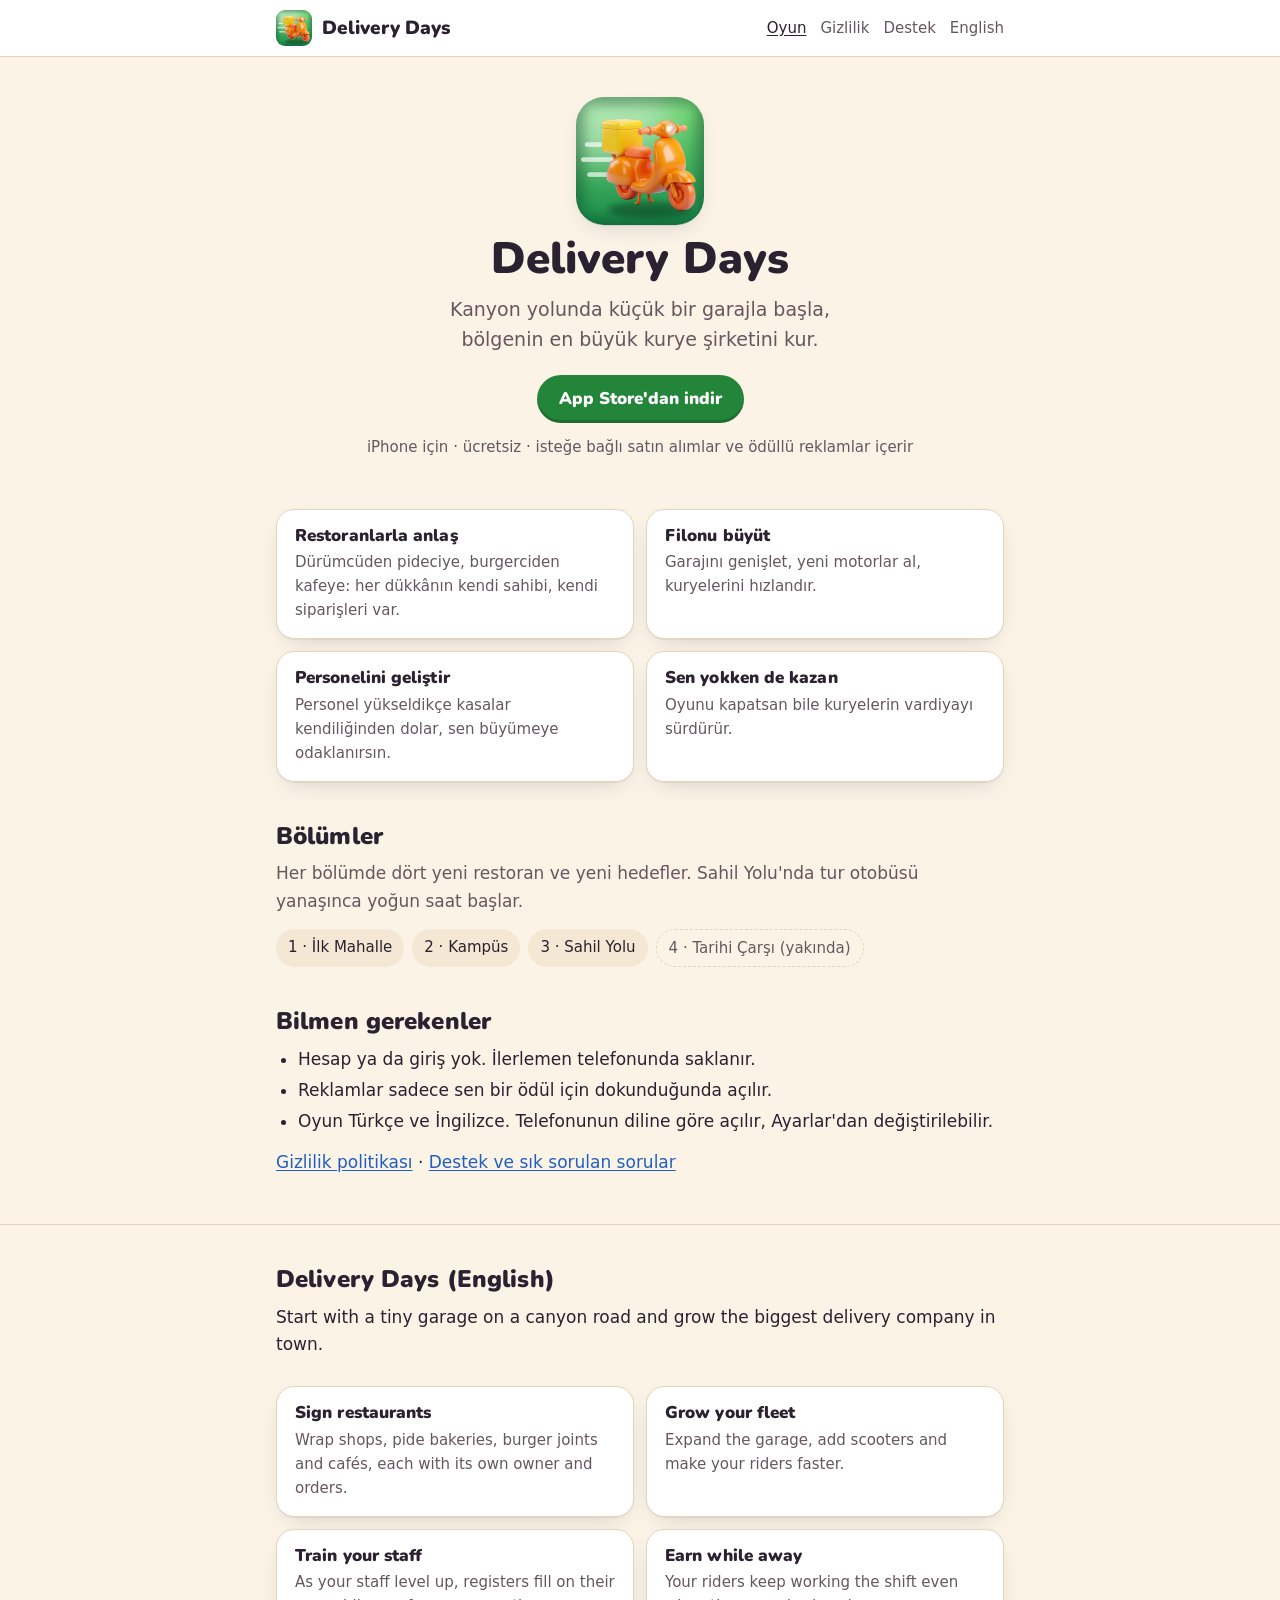
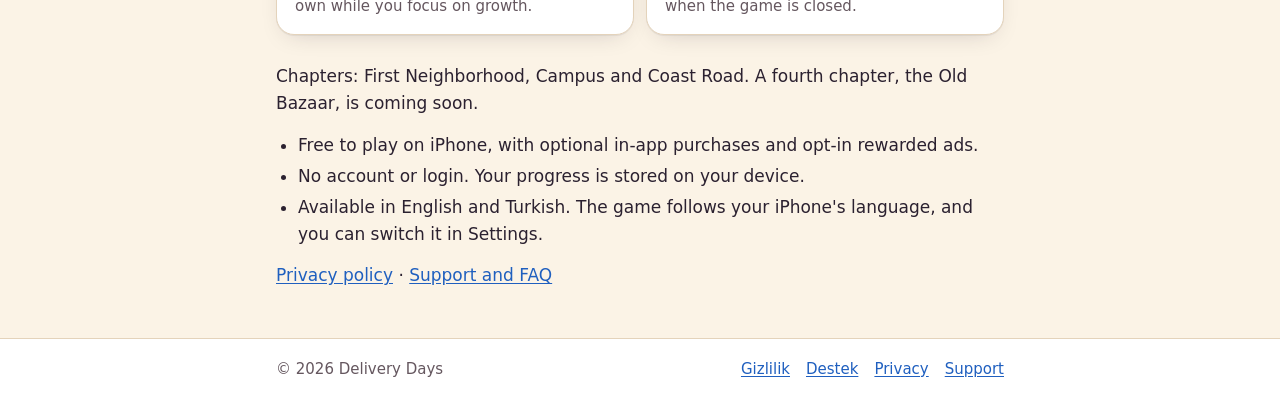
<file: index.html>
<!doctype html>
<html lang="tr">
<head>
  <meta charset="utf-8">
  <meta name="viewport" content="width=device-width, initial-scale=1">
  <meta name="color-scheme" content="light dark">
  <title>Delivery Days: Kurye Patronu</title>
  <meta name="description" content="Delivery Days: kanyon yolunda küçük bir garajla başla, restoranlarla anlaş, motor filonu büyüt. iPhone için ücretsiz kurye işletme oyunu.">
  <link rel="icon" type="image/png" href="img/favicon-64.png">
  <link rel="apple-touch-icon" href="img/apple-touch-icon.png">
  <link rel="stylesheet" href="style.css">
</head>
<body>
  <header class="top">
    <div class="wrap">
      <a class="brand" href="./"><img src="img/favicon-64.png" alt="" width="36" height="36">Delivery Days</a>
      <nav class="nav" aria-label="Sayfalar">
        <a href="./" aria-current="page">Oyun</a>
        <a href="gizlilik.html">Gizlilik</a>
        <a href="destek.html">Destek</a>
        <a href="#en" lang="en">English</a>
      </nav>
    </div>
  </header>

  <main>
    <section class="wrap hero">
      <img class="icon" src="img/icon-256.png" alt="Delivery Days uygulama simgesi: yeşil zeminde kurye motoru" width="128" height="128">
      <h1>Delivery Days</h1>
      <p class="tag">Kanyon yolunda küçük bir garajla başla, bölgenin en büyük kurye şirketini kur.</p>
      <a class="btn" href="https://apps.apple.com/app/id6834484632">App Store'dan indir</a>
      <p class="small muted note">iPhone için · ücretsiz · isteğe bağlı satın alımlar ve ödüllü reklamlar içerir</p>
    </section>

    <section class="wrap">
      <div class="grid">
        <div class="card">
          <h3>Restoranlarla anlaş</h3>
          <p>Dürümcüden pideciye, burgerciden kafeye: her dükkânın kendi sahibi, kendi siparişleri var.</p>
        </div>
        <div class="card">
          <h3>Filonu büyüt</h3>
          <p>Garajını genişlet, yeni motorlar al, kuryelerini hızlandır.</p>
        </div>
        <div class="card">
          <h3>Personelini geliştir</h3>
          <p>Personel yükseldikçe kasalar kendiliğinden dolar, sen büyümeye odaklanırsın.</p>
        </div>
        <div class="card">
          <h3>Sen yokken de kazan</h3>
          <p>Oyunu kapatsan bile kuryelerin vardiyayı sürdürür.</p>
        </div>
      </div>

      <h2>Bölümler</h2>
      <p class="muted">Her bölümde dört yeni restoran ve yeni hedefler. Sahil Yolu'nda tur otobüsü yanaşınca yoğun saat başlar.</p>
      <ul class="chapters">
        <li>1 · İlk Mahalle</li>
        <li>2 · Kampüs</li>
        <li>3 · Sahil Yolu</li>
        <li class="soon">4 · Tarihi Çarşı (yakında)</li>
      </ul>

      <h2>Bilmen gerekenler</h2>
      <ul>
        <li>Hesap ya da giriş yok. İlerlemen telefonunda saklanır.</li>
        <li>Reklamlar sadece sen bir ödül için dokunduğunda açılır.</li>
        <li>Oyun Türkçe ve İngilizce. Telefonunun diline göre açılır, Ayarlar'dan değiştirilebilir.</li>
      </ul>
      <p><a href="gizlilik.html">Gizlilik politikası</a> · <a href="destek.html">Destek ve sık sorulan sorular</a></p>
    </section>

    <hr class="lang-sep">

    <section class="wrap" id="en" lang="en">
      <h2>Delivery Days (English)</h2>
      <p>Start with a tiny garage on a canyon road and grow the biggest delivery company in town.</p>
      <div class="grid">
        <div class="card">
          <h3>Sign restaurants</h3>
          <p>Wrap shops, pide bakeries, burger joints and cafés, each with its own owner and orders.</p>
        </div>
        <div class="card">
          <h3>Grow your fleet</h3>
          <p>Expand the garage, add scooters and make your riders faster.</p>
        </div>
        <div class="card">
          <h3>Train your staff</h3>
          <p>As your staff level up, registers fill on their own while you focus on growth.</p>
        </div>
        <div class="card">
          <h3>Earn while away</h3>
          <p>Your riders keep working the shift even when the game is closed.</p>
        </div>
      </div>
      <p>Chapters: First Neighborhood, Campus and Coast Road. A fourth chapter, the Old Bazaar, is coming soon.</p>
      <ul>
        <li>Free to play on iPhone, with optional in-app purchases and opt-in rewarded ads.</li>
        <li>No account or login. Your progress is stored on your device.</li>
        <li>Available in English and Turkish. The game follows your iPhone's language, and you can switch it in Settings.</li>
      </ul>
      <p><a href="privacy.html">Privacy policy</a> · <a href="support.html">Support and FAQ</a></p>
    </section>
  </main>

  <footer class="foot">
    <div class="wrap">
      <span class="muted">© 2026 Delivery Days</span>
      <nav aria-label="Alt bağlantılar">
        <a href="gizlilik.html">Gizlilik</a>
        <a href="destek.html">Destek</a>
        <a href="privacy.html" lang="en">Privacy</a>
        <a href="support.html" lang="en">Support</a>
      </nav>
    </div>
  </footer>
</body>
</html>
</file>
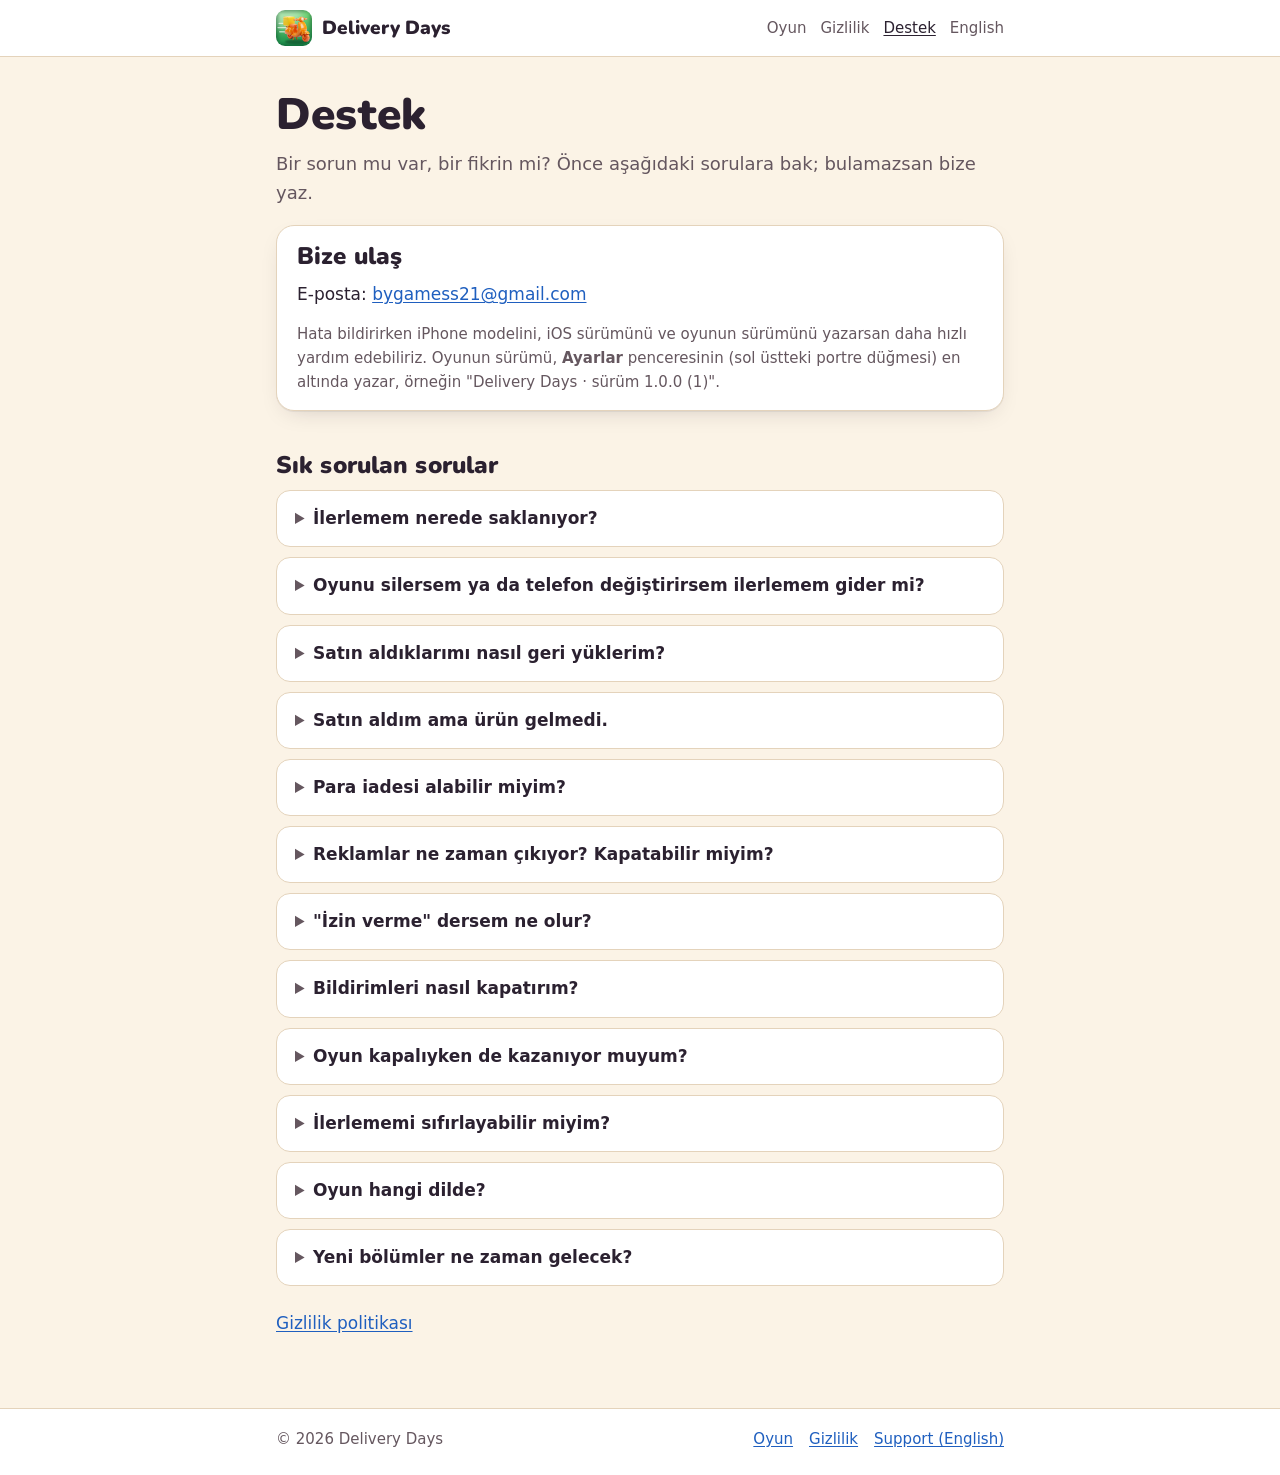
<file: destek.html>
<!doctype html>
<html lang="tr">
<head>
  <meta charset="utf-8">
  <meta name="viewport" content="width=device-width, initial-scale=1">
  <meta name="color-scheme" content="light dark">
  <title>Destek · Delivery Days</title>
  <meta name="description" content="Delivery Days destek sayfası: ilerleme, satın alımları geri yükleme, reklamlar, bildirimler, diller ve iletişim.">
  <link rel="icon" type="image/png" href="img/favicon-64.png">
  <link rel="apple-touch-icon" href="img/apple-touch-icon.png">
  <link rel="alternate" hreflang="en" href="support.html">
  <link rel="stylesheet" href="style.css">
</head>
<body>
  <header class="top">
    <div class="wrap">
      <a class="brand" href="./"><img src="img/favicon-64.png" alt="" width="36" height="36">Delivery Days</a>
      <nav class="nav" aria-label="Sayfalar">
        <a href="./">Oyun</a>
        <a href="gizlilik.html">Gizlilik</a>
        <a href="destek.html" aria-current="page">Destek</a>
        <a href="support.html" lang="en">English</a>
      </nav>
    </div>
  </header>

  <main class="wrap doc">
    <h1>Destek</h1>
    <p class="lead">Bir sorun mu var, bir fikrin mi? Önce aşağıdaki sorulara bak; bulamazsan bize yaz.</p>

    <div class="box">
      <h2>Bize ulaş</h2>
      <p>E-posta: <a href="mailto:bygamess21@gmail.com">bygamess21@gmail.com</a></p>
      <p class="small muted flush">Hata bildirirken iPhone modelini, iOS sürümünü ve oyunun sürümünü yazarsan daha hızlı yardım edebiliriz. Oyunun sürümü, <strong>Ayarlar</strong> penceresinin (sol üstteki portre düğmesi) en altında yazar, örneğin "Delivery Days · sürüm 1.0.0 (1)".</p>
    </div>

    <h2>Sık sorulan sorular</h2>

    <details>
      <summary>İlerlemem nerede saklanıyor?</summary>
      <p>Oyunda hesap ya da giriş yoktur. İlerlemen yalnızca telefonunda saklanır ve oyun her kapandığında kaydedilir. Bizim sunucularımızda bir kopyası yoktur.</p>
    </details>

    <details>
      <summary>Oyunu silersem ya da telefon değiştirirsem ilerlemem gider mi?</summary>
      <p>Oyunu silersen telefondaki kayıt da silinir ve geri getiremeyiz. Yeni bir telefona iCloud yedeğinden ya da eski telefondan aktarım yaparak geçersen oyun kaydın da genellikle gelir. Oyunda ayrıca bulut kaydı yoktur.</p>
      <p>Satın aldığın kalıcı ürünler ise silinmez; aşağıdaki gibi geri yükleyebilirsin.</p>
    </details>

    <details>
      <summary>Satın aldıklarımı nasıl geri yüklerim?</summary>
      <ol>
        <li>Satın alırken kullandığın Apple Hesabıyla giriş yaptığından emin ol.</li>
        <li>Oyunda sol üstteki portre düğmesine dokunup <strong>Ayarlar</strong> penceresini aç.</li>
        <li><strong>Satın almalar</strong> başlığının altındaki <strong>Satın alımları geri yükle</strong>'ye dokun. Aynı düğme <strong>Mağaza</strong>'nın en altında da var.</li>
      </ol>
      <p>Geri yüklenenler: Reklamsız, Reklamsız + Günlük Elmas, Kalıcı 2x Gelir ve Başlangıç Paketi'ndeki Kalıcı 2x Gelir. Elmas paketleri harcanan ürünler olduğu için geri yüklenmez.</p>
    </details>

    <details>
      <summary>Satın aldım ama ürün gelmedi.</summary>
      <p>Oyunu tamamen kapatıp yeniden aç; Apple onayı bazen birkaç dakika gecikebilir. Kalıcı bir ürünse <strong>Satın alımları geri yükle</strong>'yi dene. Yine gelmediyse satın alma tarihini ve ürünün adını <a href="mailto:bygamess21@gmail.com">bygamess21@gmail.com</a> adresine yaz.</p>
    </details>

    <details>
      <summary>Para iadesi alabilir miyim?</summary>
      <p>Ödemeler Apple üzerinden yapıldığı için iadeleri Apple değerlendirir. <a href="https://reportaproblem.apple.com" rel="noopener">reportaproblem.apple.com</a> adresinden talep oluşturabilirsin.</p>
    </details>

    <details>
      <summary>Reklamlar ne zaman çıkıyor? Kapatabilir miyim?</summary>
      <p>Oyunda yalnızca ödüllü reklamlar var ve sadece sen bir ödül için dokunduğunda açılır: "Gelir x2", Fırsat Ferdi'nin teklifleri, günlük elmasları ya da sen yokken kazandığını ikiye katlamak. Reklamı sonuna kadar izlersen ödülü alırsın; yarıda kapatırsan ödül verilmez.</p>
      <p>"Reklamsız" ya da "Reklamsız + Günlük Elmas" ürünüyle reklam izlemeden ödülleri doğrudan alırsın. Günlük sınırlar yine geçerlidir.</p>
    </details>

    <details>
      <summary>"İzin verme" dersem ne olur?</summary>
      <p>iOS'un izleme penceresinde izin vermezsen reklam kimliğin paylaşılmaz. Oyun ve ödüllü reklamlar aynen çalışır; reklamlar yalnızca daha az kişiselleştirilir. Kararını <em>Ayarlar › Gizlilik ve Güvenlik › İzleme</em> bölümünden değiştirebilirsin. Ayrıntılar <a href="gizlilik.html#reklam">gizlilik politikasında</a>. ABD'de yaşıyorsan <a href="gizlilik.html#abd-haklari">ABD eyaletlerindeki hakların</a> bölümüne de bak.</p>
    </details>

    <details>
      <summary>Bildirimleri nasıl kapatırım?</summary>
      <p>iPhone'da <em>Ayarlar › Bildirimler › Delivery Days</em> bölümünden kapatabilirsin. Oyun gece 22.00 ile sabah 09.00 arasında bildirim göndermez.</p>
    </details>

    <details>
      <summary>Oyun kapalıyken de kazanıyor muyum?</summary>
      <p>Evet. Oyuna döndüğünde sen yokken kazandığın para gösterilir. Kazancın ne kadar süreyi kapsayacağı, oyunda açtığın vardiyalara bağlıdır.</p>
    </details>

    <details>
      <summary>İlerlememi sıfırlayabilir miyim?</summary>
      <p>Evet. <strong>Ayarlar</strong> penceresinde <strong>İlerleme</strong> başlığının altındaki <strong>İlerlemeyi sıfırla</strong>'ya dokunup onaylarsan baştan başlarsın. Gerçek parayla satın aldıkların (Reklamsız, Reklamsız + Günlük Elmas, Kalıcı 2x Gelir ve henüz harcamadığın satın alınmış elmaslar) korunur.</p>
    </details>

    <details>
      <summary>Oyun hangi dilde?</summary>
      <p>Oyun Türkçe ve İngilizce. Telefonunun dili Türkçeyse oyun Türkçe, değilse İngilizce açılır. Dili istediğin zaman Ayarlar'daki <strong>Dil / Language</strong> satırından değiştirebilirsin; oyun seçtiğin dilde yeniden açılır.</p>
    </details>

    <details>
      <summary>Yeni bölümler ne zaman gelecek?</summary>
      <p>Dördüncü bölüm "Tarihi Çarşı" üzerinde çalışıyoruz. Güncellemeler App Store üzerinden gelir.</p>
    </details>

    <p class="spaced"><a href="gizlilik.html">Gizlilik politikası</a></p>
  </main>

  <footer class="foot">
    <div class="wrap">
      <span class="muted">© 2026 Delivery Days</span>
      <nav aria-label="Alt bağlantılar">
        <a href="./">Oyun</a>
        <a href="gizlilik.html">Gizlilik</a>
        <a href="support.html" lang="en">Support (English)</a>
      </nav>
    </div>
  </footer>
</body>
</html>
</file>
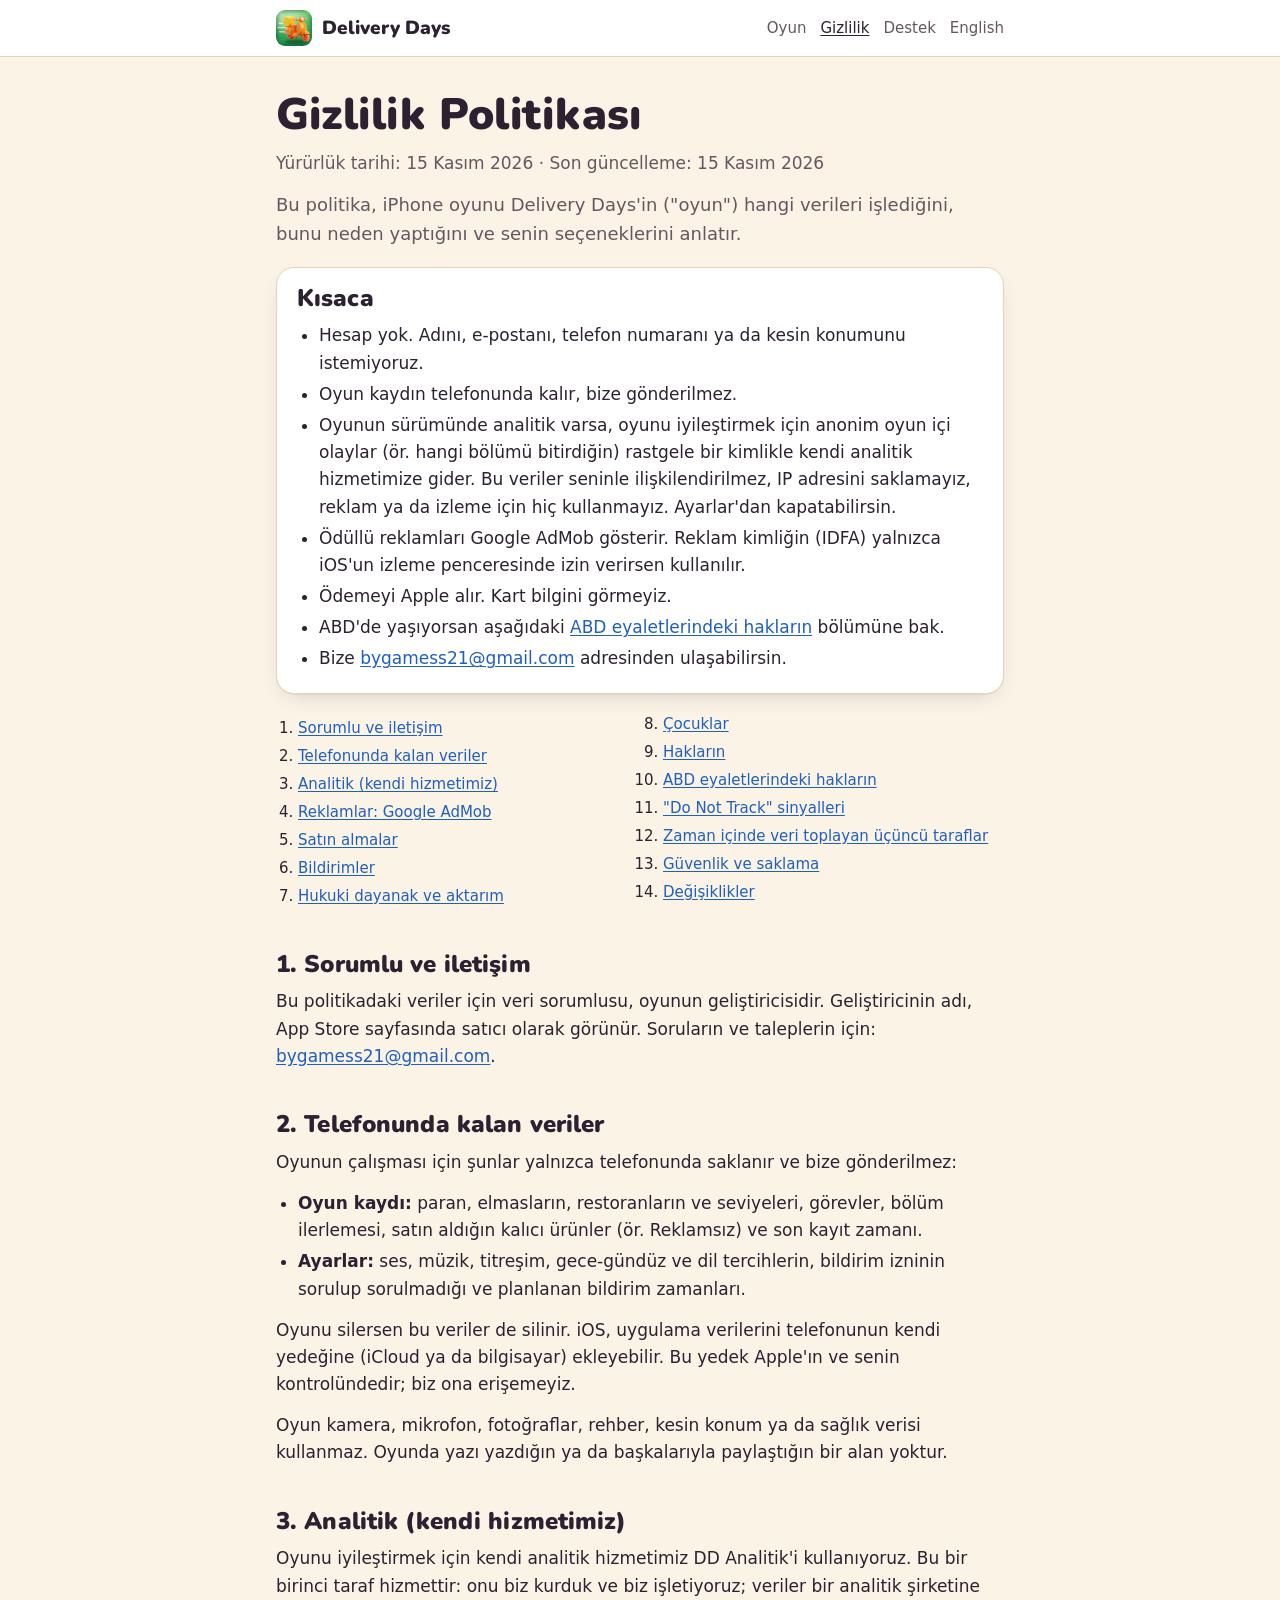
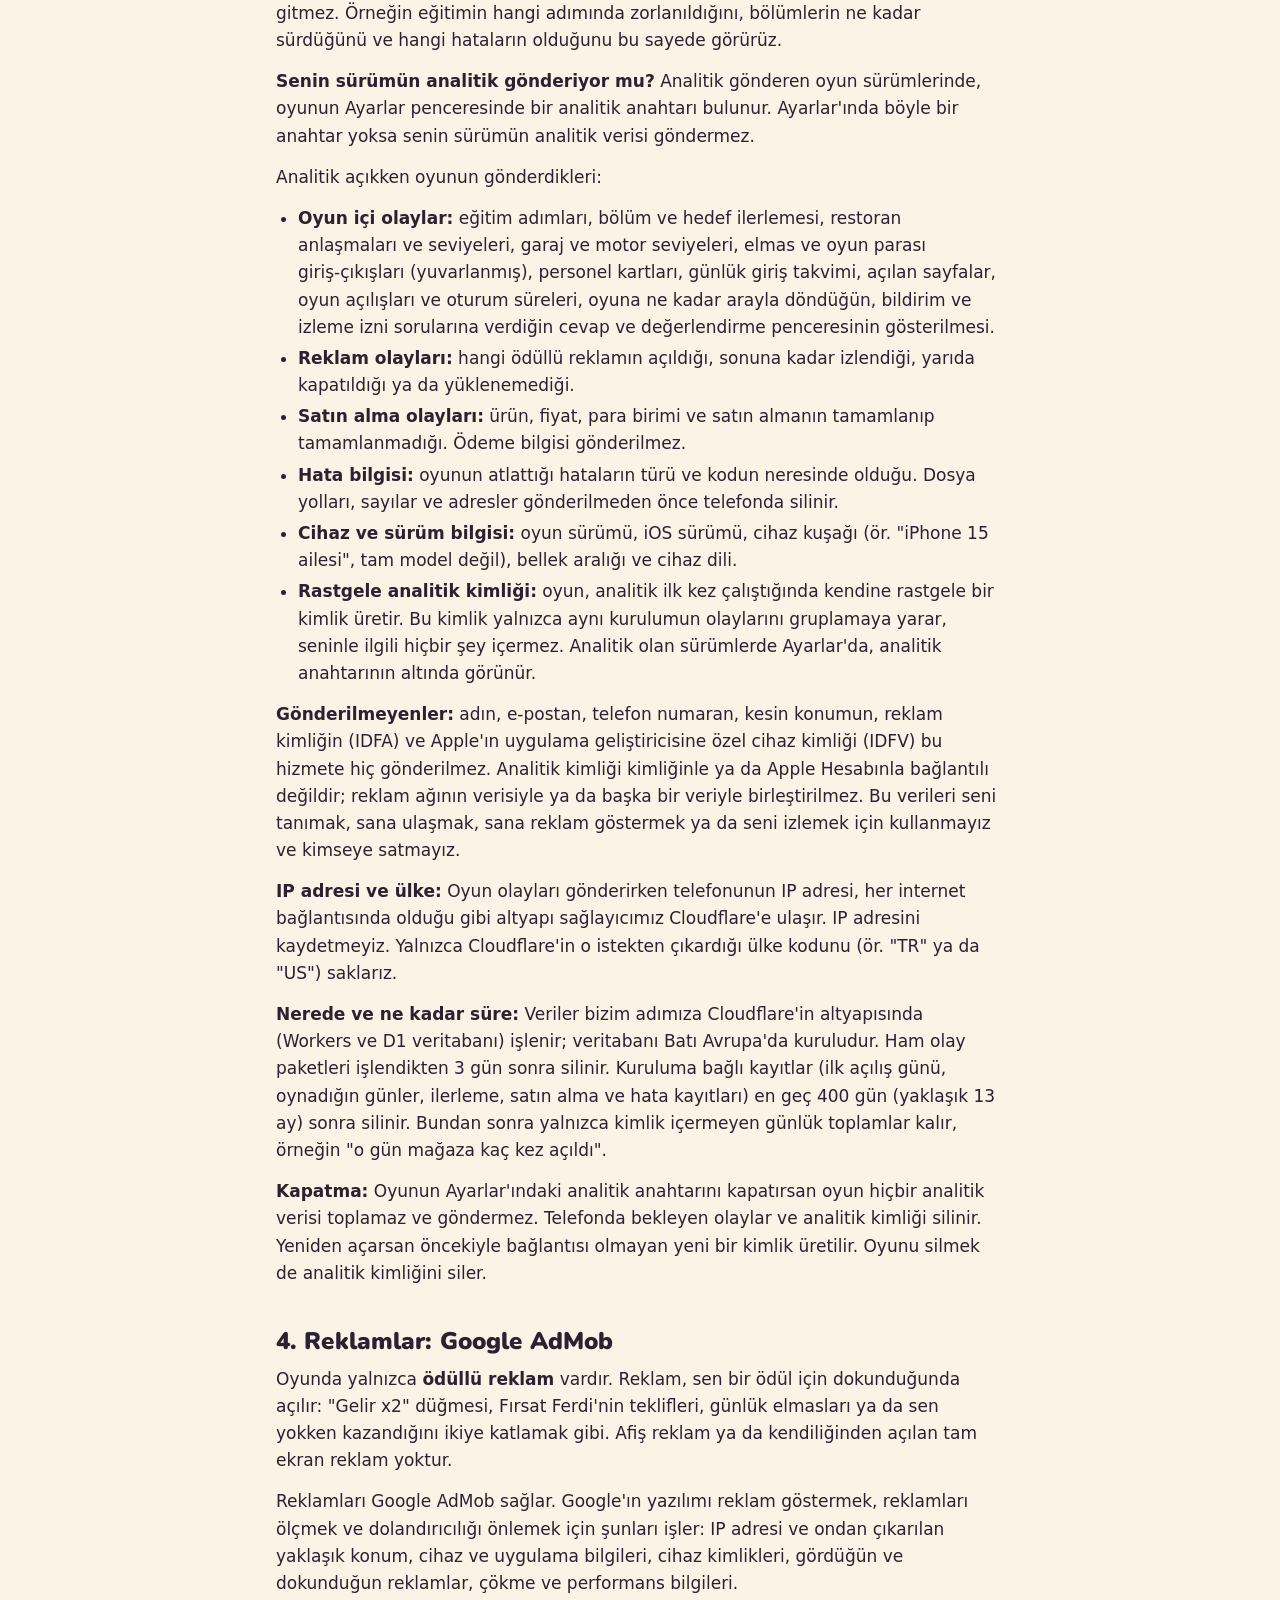
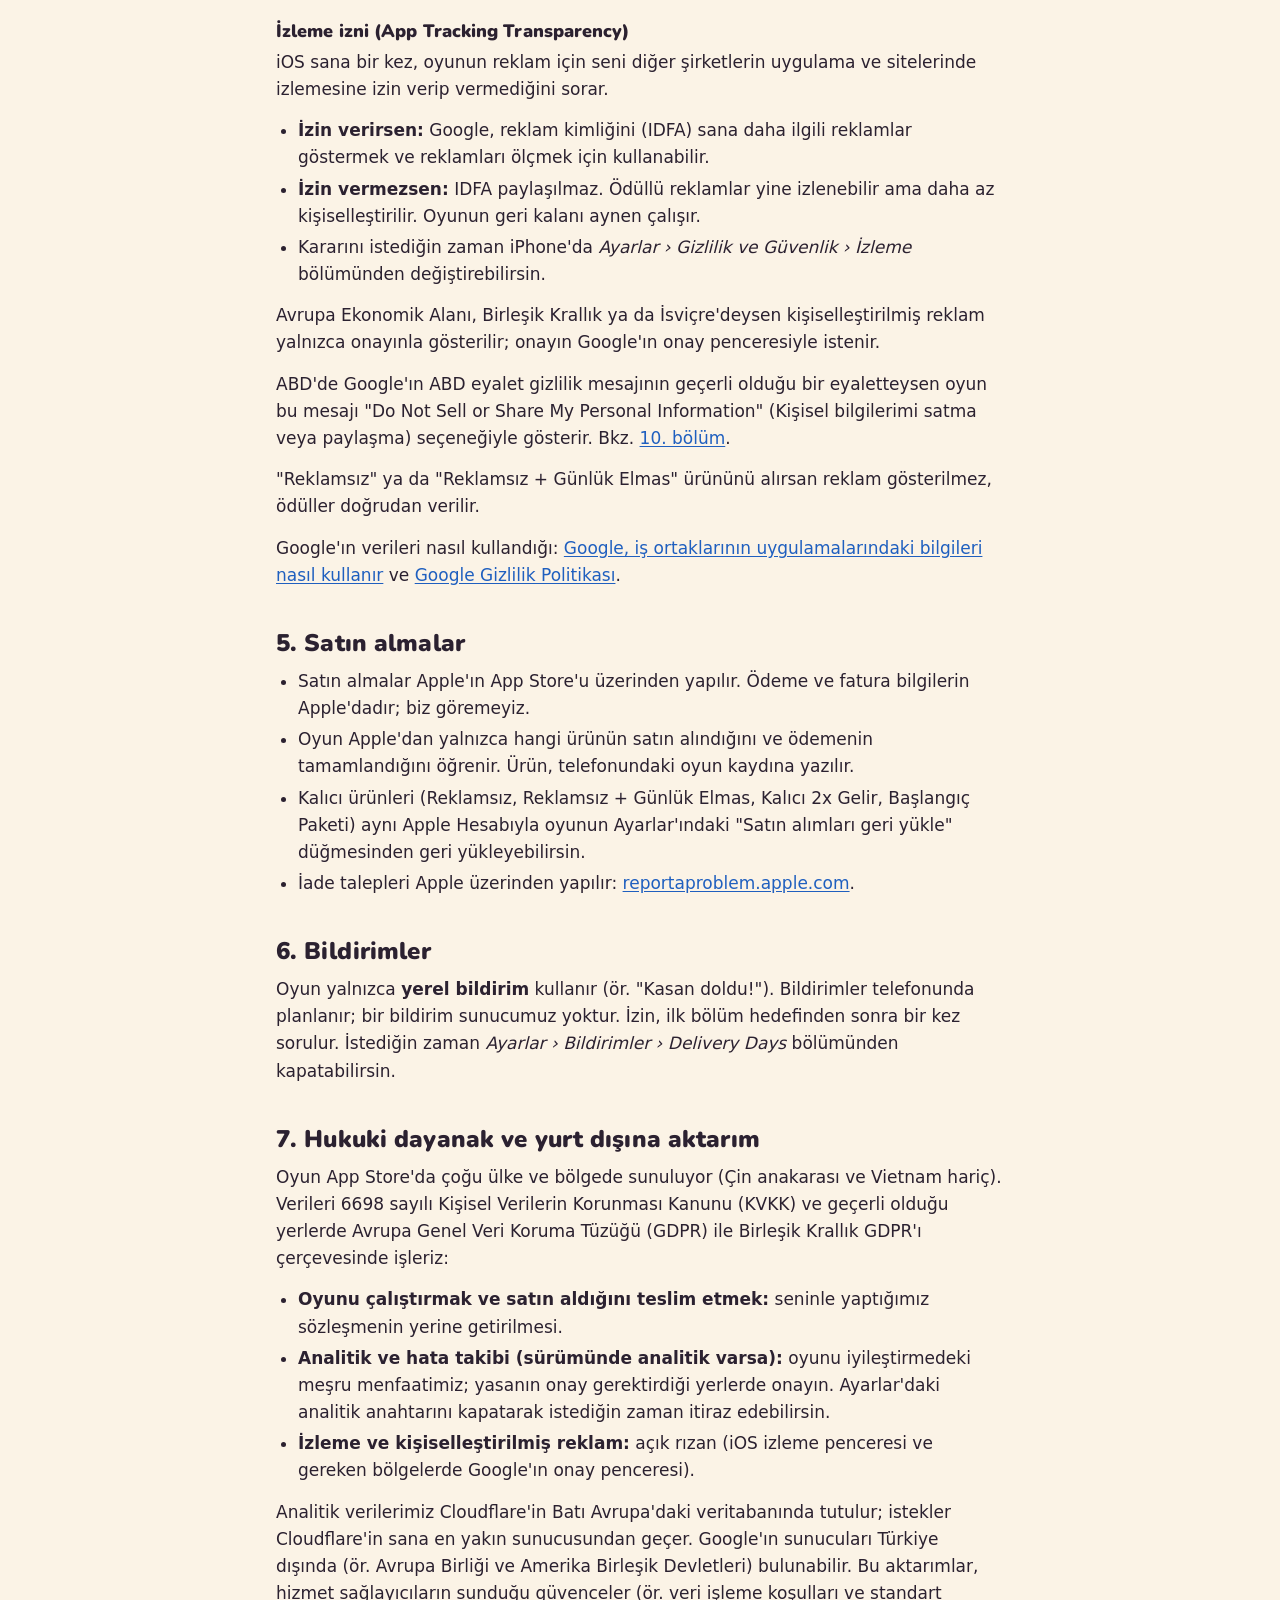
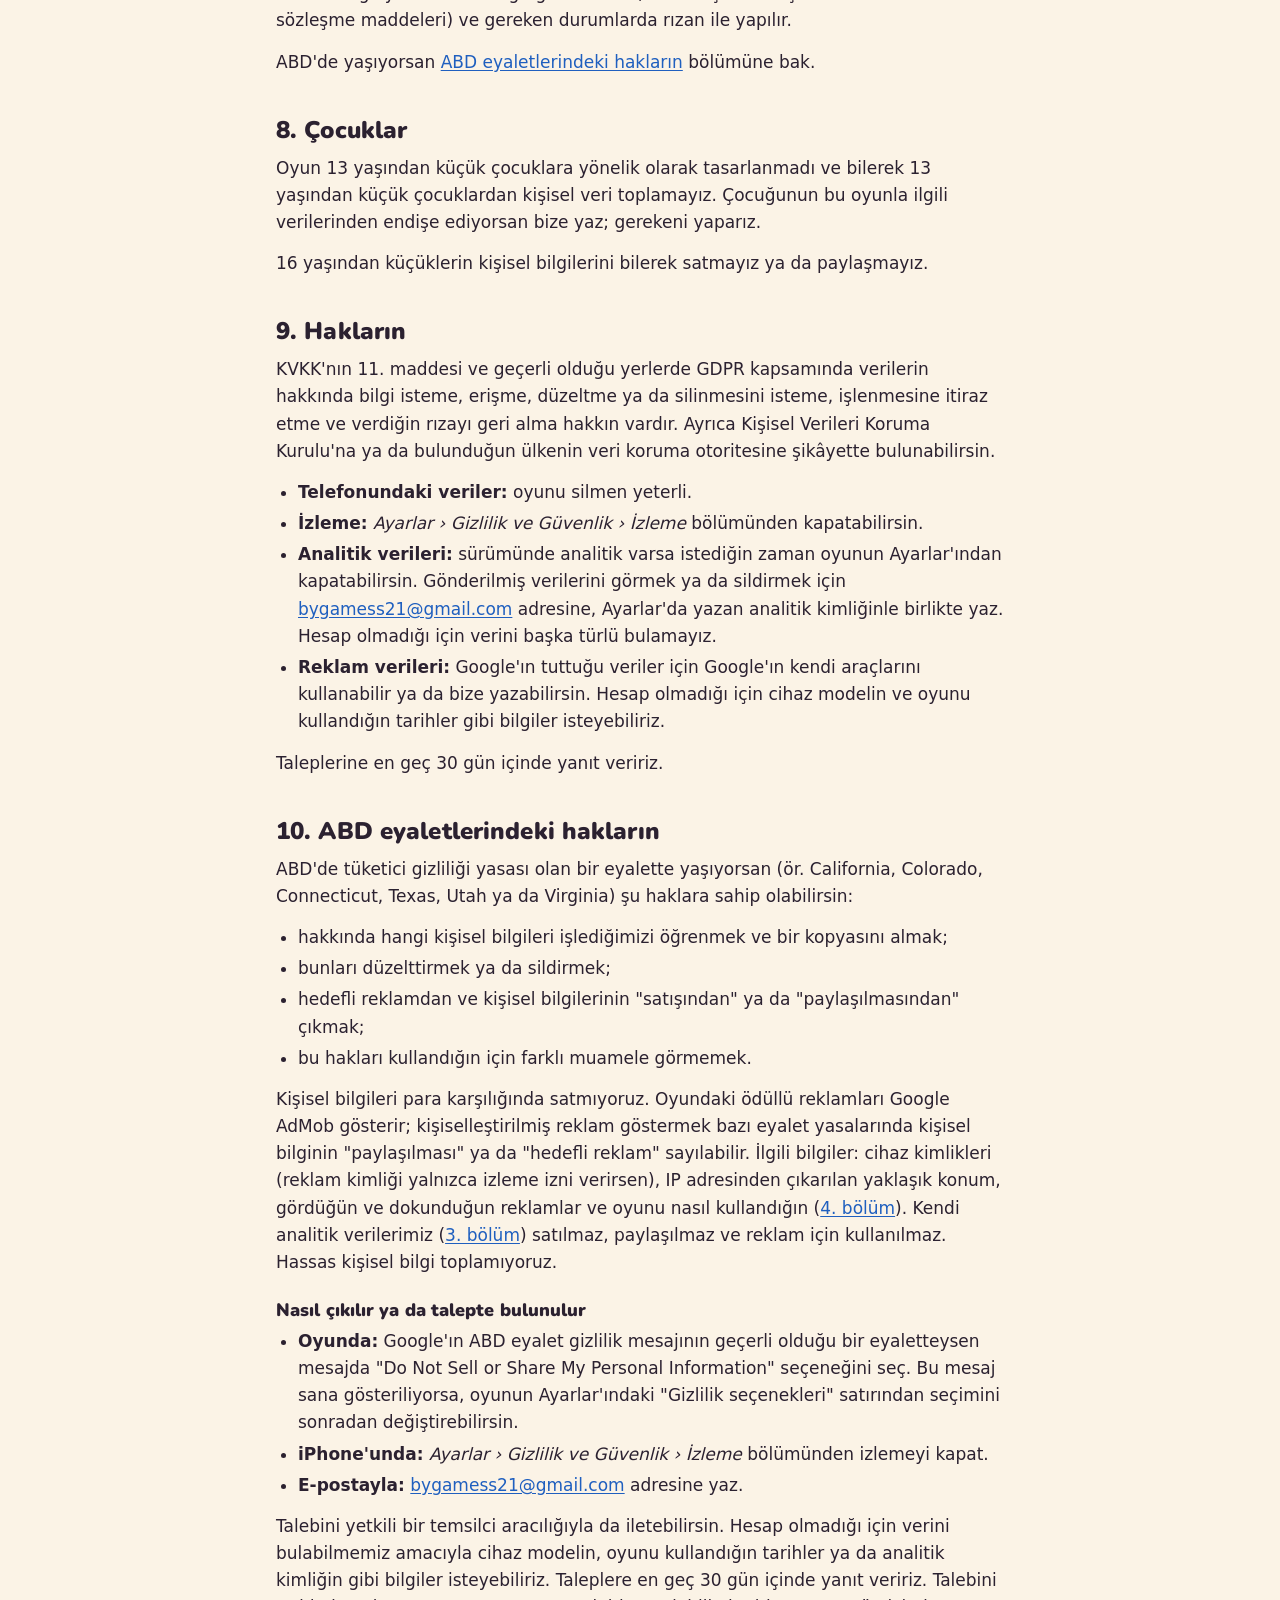
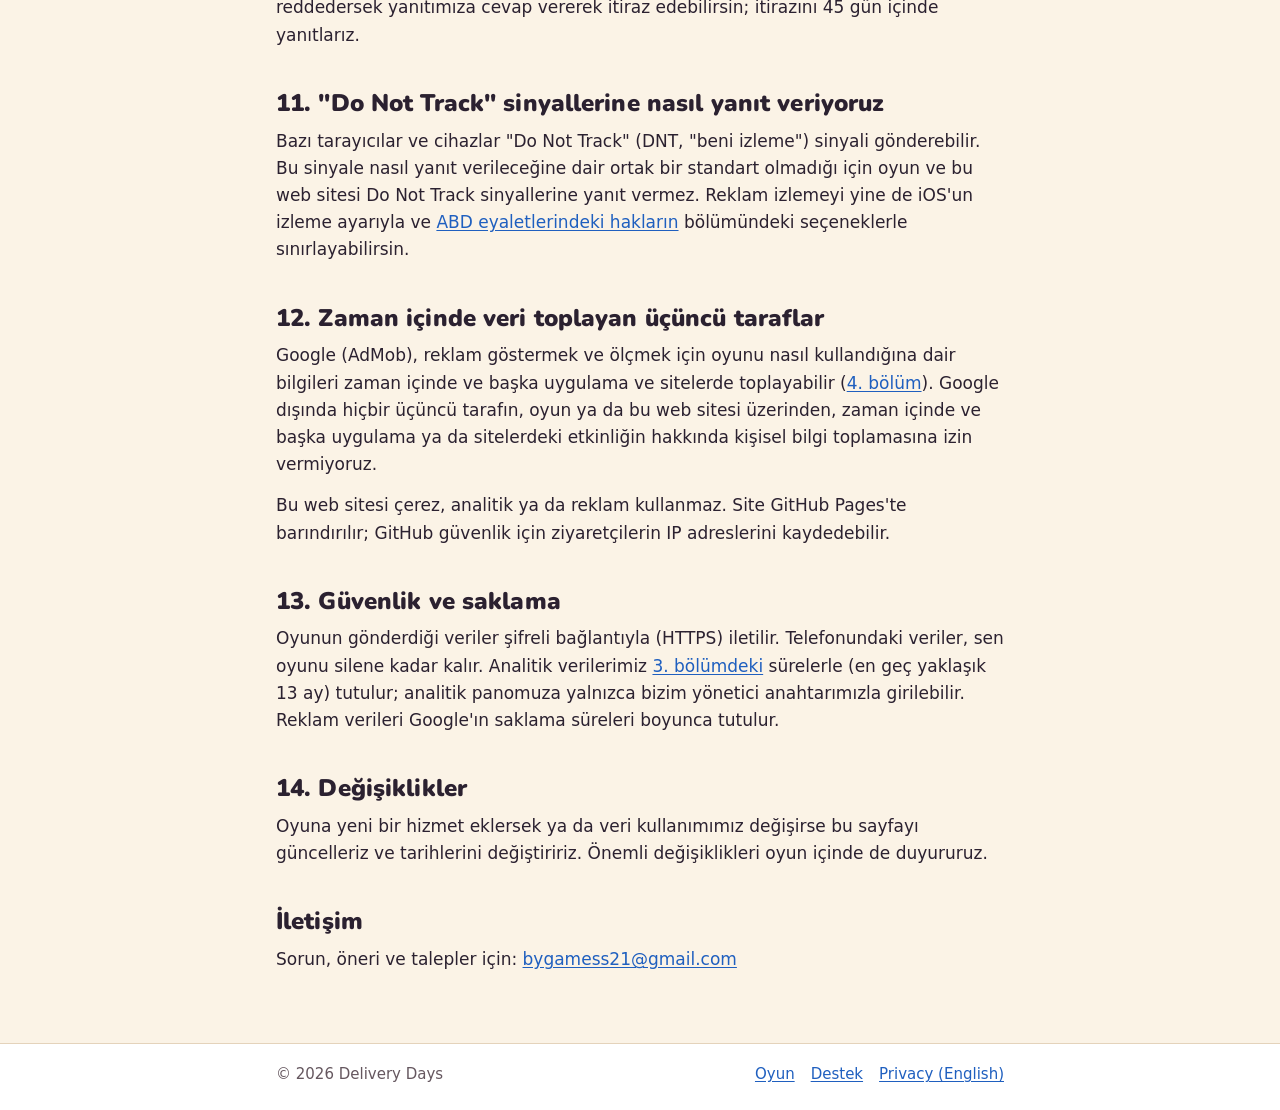
<file: gizlilik.html>
<!doctype html>
<html lang="tr">
<head>
  <meta charset="utf-8">
  <meta name="viewport" content="width=device-width, initial-scale=1">
  <meta name="color-scheme" content="light dark">
  <title>Gizlilik Politikası · Delivery Days</title>
  <meta name="description" content="Delivery Days iPhone oyununun gizlilik politikası: hangi veriler işlenir, neden işlenir ve seçeneklerin; ABD eyaletlerindeki hakların dahil.">
  <link rel="icon" type="image/png" href="img/favicon-64.png">
  <link rel="apple-touch-icon" href="img/apple-touch-icon.png">
  <link rel="alternate" hreflang="en" href="privacy.html">
  <link rel="stylesheet" href="style.css">
</head>
<body>
  <header class="top">
    <div class="wrap">
      <a class="brand" href="./"><img src="img/favicon-64.png" alt="" width="36" height="36">Delivery Days</a>
      <nav class="nav" aria-label="Sayfalar">
        <a href="./">Oyun</a>
        <a href="gizlilik.html" aria-current="page">Gizlilik</a>
        <a href="destek.html">Destek</a>
        <a href="privacy.html" lang="en">English</a>
      </nav>
    </div>
  </header>

  <main class="wrap doc">
    <h1>Gizlilik Politikası</h1>
    <p class="muted">Yürürlük tarihi: <time datetime="2026-11-15">15 Kasım 2026</time> · Son güncelleme: <time datetime="2026-11-15">15 Kasım 2026</time></p>
    <p class="lead">Bu politika, iPhone oyunu Delivery Days'in ("oyun") hangi verileri işlediğini, bunu neden yaptığını ve senin seçeneklerini anlatır.</p>

    <div class="box">
      <h2>Kısaca</h2>
      <ul>
        <li>Hesap yok. Adını, e-postanı, telefon numaranı ya da kesin konumunu istemiyoruz.</li>
        <li>Oyun kaydın telefonunda kalır, bize gönderilmez.</li>
        <li>Oyunun sürümünde analitik varsa, oyunu iyileştirmek için anonim oyun içi olaylar (ör. hangi bölümü bitirdiğin) rastgele bir kimlikle kendi analitik hizmetimize gider. Bu veriler seninle ilişkilendirilmez, IP adresini saklamayız, reklam ya da izleme için hiç kullanmayız. Ayarlar'dan kapatabilirsin.</li>
        <li>Ödüllü reklamları Google AdMob gösterir. Reklam kimliğin (IDFA) yalnızca iOS'un izleme penceresinde izin verirsen kullanılır.</li>
        <li>Ödemeyi Apple alır. Kart bilgini görmeyiz.</li>
        <li>ABD'de yaşıyorsan aşağıdaki <a href="#abd-haklari">ABD eyaletlerindeki hakların</a> bölümüne bak.</li>
        <li>Bize <a href="mailto:bygamess21@gmail.com">bygamess21@gmail.com</a> adresinden ulaşabilirsin.</li>
      </ul>
    </div>

    <nav class="toc" aria-label="İçindekiler">
      <ol>
        <li><a href="#sorumlu">Sorumlu ve iletişim</a></li>
        <li><a href="#cihaz">Telefonunda kalan veriler</a></li>
        <li><a href="#analitik">Analitik (kendi hizmetimiz)</a></li>
        <li><a href="#reklam">Reklamlar: Google AdMob</a></li>
        <li><a href="#satin-alma">Satın almalar</a></li>
        <li><a href="#bildirim">Bildirimler</a></li>
        <li><a href="#dayanak">Hukuki dayanak ve aktarım</a></li>
        <li><a href="#cocuklar">Çocuklar</a></li>
        <li><a href="#haklar">Hakların</a></li>
        <li><a href="#abd-haklari">ABD eyaletlerindeki hakların</a></li>
        <li><a href="#dnt">"Do Not Track" sinyalleri</a></li>
        <li><a href="#ucuncu-taraflar">Zaman içinde veri toplayan üçüncü taraflar</a></li>
        <li><a href="#guvenlik">Güvenlik ve saklama</a></li>
        <li><a href="#degisiklik">Değişiklikler</a></li>
      </ol>
    </nav>

    <h2 id="sorumlu">1. Sorumlu ve iletişim</h2>
    <p>Bu politikadaki veriler için veri sorumlusu, oyunun geliştiricisidir. Geliştiricinin adı, App Store sayfasında satıcı olarak görünür. Soruların ve taleplerin için: <a href="mailto:bygamess21@gmail.com">bygamess21@gmail.com</a>.</p>

    <h2 id="cihaz">2. Telefonunda kalan veriler</h2>
    <p>Oyunun çalışması için şunlar yalnızca telefonunda saklanır ve bize gönderilmez:</p>
    <ul>
      <li><strong>Oyun kaydı:</strong> paran, elmasların, restoranların ve seviyeleri, görevler, bölüm ilerlemesi, satın aldığın kalıcı ürünler (ör. Reklamsız) ve son kayıt zamanı.</li>
      <li><strong>Ayarlar:</strong> ses, müzik, titreşim, gece-gündüz ve dil tercihlerin, bildirim izninin sorulup sorulmadığı ve planlanan bildirim zamanları.</li>
    </ul>
    <p>Oyunu silersen bu veriler de silinir. iOS, uygulama verilerini telefonunun kendi yedeğine (iCloud ya da bilgisayar) ekleyebilir. Bu yedek Apple'ın ve senin kontrolündedir; biz ona erişemeyiz.</p>
    <p>Oyun kamera, mikrofon, fotoğraflar, rehber, kesin konum ya da sağlık verisi kullanmaz. Oyunda yazı yazdığın ya da başkalarıyla paylaştığın bir alan yoktur.</p>

    <h2 id="analitik">3. Analitik (kendi hizmetimiz)</h2>
    <p>Oyunu iyileştirmek için kendi analitik hizmetimiz DD Analitik'i kullanıyoruz. Bu bir birinci taraf hizmettir: onu biz kurduk ve biz işletiyoruz; veriler bir analitik şirketine gitmez. Örneğin eğitimin hangi adımında zorlanıldığını, bölümlerin ne kadar sürdüğünü ve hangi hataların olduğunu bu sayede görürüz.</p>
    <p><strong>Senin sürümün analitik gönderiyor mu?</strong> Analitik gönderen oyun sürümlerinde, oyunun Ayarlar penceresinde bir analitik anahtarı bulunur. Ayarlar'ında böyle bir anahtar yoksa senin sürümün analitik verisi göndermez.</p>
    <p>Analitik açıkken oyunun gönderdikleri:</p>
    <ul>
      <li><strong>Oyun içi olaylar:</strong> eğitim adımları, bölüm ve hedef ilerlemesi, restoran anlaşmaları ve seviyeleri, garaj ve motor seviyeleri, elmas ve oyun parası giriş-çıkışları (yuvarlanmış), personel kartları, günlük giriş takvimi, açılan sayfalar, oyun açılışları ve oturum süreleri, oyuna ne kadar arayla döndüğün, bildirim ve izleme izni sorularına verdiğin cevap ve değerlendirme penceresinin gösterilmesi.</li>
      <li><strong>Reklam olayları:</strong> hangi ödüllü reklamın açıldığı, sonuna kadar izlendiği, yarıda kapatıldığı ya da yüklenemediği.</li>
      <li><strong>Satın alma olayları:</strong> ürün, fiyat, para birimi ve satın almanın tamamlanıp tamamlanmadığı. Ödeme bilgisi gönderilmez.</li>
      <li><strong>Hata bilgisi:</strong> oyunun atlattığı hataların türü ve kodun neresinde olduğu. Dosya yolları, sayılar ve adresler gönderilmeden önce telefonda silinir.</li>
      <li><strong>Cihaz ve sürüm bilgisi:</strong> oyun sürümü, iOS sürümü, cihaz kuşağı (ör. "iPhone 15 ailesi", tam model değil), bellek aralığı ve cihaz dili.</li>
      <li><strong>Rastgele analitik kimliği:</strong> oyun, analitik ilk kez çalıştığında kendine rastgele bir kimlik üretir. Bu kimlik yalnızca aynı kurulumun olaylarını gruplamaya yarar, seninle ilgili hiçbir şey içermez. Analitik olan sürümlerde Ayarlar'da, analitik anahtarının altında görünür.</li>
    </ul>
    <p><strong>Gönderilmeyenler:</strong> adın, e-postan, telefon numaran, kesin konumun, reklam kimliğin (IDFA) ve Apple'ın uygulama geliştiricisine özel cihaz kimliği (IDFV) bu hizmete hiç gönderilmez. Analitik kimliği kimliğinle ya da Apple Hesabınla bağlantılı değildir; reklam ağının verisiyle ya da başka bir veriyle birleştirilmez. Bu verileri seni tanımak, sana ulaşmak, sana reklam göstermek ya da seni izlemek için kullanmayız ve kimseye satmayız.</p>
    <p><strong>IP adresi ve ülke:</strong> Oyun olayları gönderirken telefonunun IP adresi, her internet bağlantısında olduğu gibi altyapı sağlayıcımız Cloudflare'e ulaşır. IP adresini kaydetmeyiz. Yalnızca Cloudflare'in o istekten çıkardığı ülke kodunu (ör. "TR" ya da "US") saklarız.</p>
    <p><strong>Nerede ve ne kadar süre:</strong> Veriler bizim adımıza Cloudflare'in altyapısında (Workers ve D1 veritabanı) işlenir; veritabanı Batı Avrupa'da kuruludur. Ham olay paketleri işlendikten 3 gün sonra silinir. Kuruluma bağlı kayıtlar (ilk açılış günü, oynadığın günler, ilerleme, satın alma ve hata kayıtları) en geç 400 gün (yaklaşık 13 ay) sonra silinir. Bundan sonra yalnızca kimlik içermeyen günlük toplamlar kalır, örneğin "o gün mağaza kaç kez açıldı".</p>
    <p><strong>Kapatma:</strong> Oyunun Ayarlar'ındaki analitik anahtarını kapatırsan oyun hiçbir analitik verisi toplamaz ve göndermez. Telefonda bekleyen olaylar ve analitik kimliği silinir. Yeniden açarsan öncekiyle bağlantısı olmayan yeni bir kimlik üretilir. Oyunu silmek de analitik kimliğini siler.</p>

    <h2 id="reklam">4. Reklamlar: Google AdMob</h2>
    <p>Oyunda yalnızca <strong>ödüllü reklam</strong> vardır. Reklam, sen bir ödül için dokunduğunda açılır: "Gelir x2" düğmesi, Fırsat Ferdi'nin teklifleri, günlük elmasları ya da sen yokken kazandığını ikiye katlamak gibi. Afiş reklam ya da kendiliğinden açılan tam ekran reklam yoktur.</p>
    <p>Reklamları Google AdMob sağlar. Google'ın yazılımı reklam göstermek, reklamları ölçmek ve dolandırıcılığı önlemek için şunları işler: IP adresi ve ondan çıkarılan yaklaşık konum, cihaz ve uygulama bilgileri, cihaz kimlikleri, gördüğün ve dokunduğun reklamlar, çökme ve performans bilgileri.</p>
    <h3>İzleme izni (App Tracking Transparency)</h3>
    <p>iOS sana bir kez, oyunun reklam için seni diğer şirketlerin uygulama ve sitelerinde izlemesine izin verip vermediğini sorar.</p>
    <ul>
      <li><strong>İzin verirsen:</strong> Google, reklam kimliğini (IDFA) sana daha ilgili reklamlar göstermek ve reklamları ölçmek için kullanabilir.</li>
      <li><strong>İzin vermezsen:</strong> IDFA paylaşılmaz. Ödüllü reklamlar yine izlenebilir ama daha az kişiselleştirilir. Oyunun geri kalanı aynen çalışır.</li>
      <li>Kararını istediğin zaman iPhone'da <em>Ayarlar › Gizlilik ve Güvenlik › İzleme</em> bölümünden değiştirebilirsin.</li>
    </ul>
    <p>Avrupa Ekonomik Alanı, Birleşik Krallık ya da İsviçre'deysen kişiselleştirilmiş reklam yalnızca onayınla gösterilir; onayın Google'ın onay penceresiyle istenir.</p>
    <p>ABD'de Google'ın ABD eyalet gizlilik mesajının geçerli olduğu bir eyaletteysen oyun bu mesajı <span lang="en">"Do Not Sell or Share My Personal Information"</span> (Kişisel bilgilerimi satma veya paylaşma) seçeneğiyle gösterir. Bkz. <a href="#abd-haklari">10. bölüm</a>.</p>
    <p>"Reklamsız" ya da "Reklamsız + Günlük Elmas" ürününü alırsan reklam gösterilmez, ödüller doğrudan verilir.</p>
    <p>Google'ın verileri nasıl kullandığı: <a href="https://policies.google.com/technologies/partner-sites?hl=tr" rel="noopener">Google, iş ortaklarının uygulamalarındaki bilgileri nasıl kullanır</a> ve <a href="https://policies.google.com/privacy?hl=tr" rel="noopener">Google Gizlilik Politikası</a>.</p>

    <h2 id="satin-alma">5. Satın almalar</h2>
    <ul>
      <li>Satın almalar Apple'ın App Store'u üzerinden yapılır. Ödeme ve fatura bilgilerin Apple'dadır; biz göremeyiz.</li>
      <li>Oyun Apple'dan yalnızca hangi ürünün satın alındığını ve ödemenin tamamlandığını öğrenir. Ürün, telefonundaki oyun kaydına yazılır.</li>
      <li>Kalıcı ürünleri (Reklamsız, Reklamsız + Günlük Elmas, Kalıcı 2x Gelir, Başlangıç Paketi) aynı Apple Hesabıyla oyunun Ayarlar'ındaki "Satın alımları geri yükle" düğmesinden geri yükleyebilirsin.</li>
      <li>İade talepleri Apple üzerinden yapılır: <a href="https://reportaproblem.apple.com" rel="noopener">reportaproblem.apple.com</a>.</li>
    </ul>

    <h2 id="bildirim">6. Bildirimler</h2>
    <p>Oyun yalnızca <strong>yerel bildirim</strong> kullanır (ör. "Kasan doldu!"). Bildirimler telefonunda planlanır; bir bildirim sunucumuz yoktur. İzin, ilk bölüm hedefinden sonra bir kez sorulur. İstediğin zaman <em>Ayarlar › Bildirimler › Delivery Days</em> bölümünden kapatabilirsin.</p>

    <h2 id="dayanak">7. Hukuki dayanak ve yurt dışına aktarım</h2>
    <p>Oyun App Store'da çoğu ülke ve bölgede sunuluyor (Çin anakarası ve Vietnam hariç). Verileri 6698 sayılı Kişisel Verilerin Korunması Kanunu (KVKK) ve geçerli olduğu yerlerde Avrupa Genel Veri Koruma Tüzüğü (GDPR) ile Birleşik Krallık GDPR'ı çerçevesinde işleriz:</p>
    <ul>
      <li><strong>Oyunu çalıştırmak ve satın aldığını teslim etmek:</strong> seninle yaptığımız sözleşmenin yerine getirilmesi.</li>
      <li><strong>Analitik ve hata takibi (sürümünde analitik varsa):</strong> oyunu iyileştirmedeki meşru menfaatimiz; yasanın onay gerektirdiği yerlerde onayın. Ayarlar'daki analitik anahtarını kapatarak istediğin zaman itiraz edebilirsin.</li>
      <li><strong>İzleme ve kişiselleştirilmiş reklam:</strong> açık rızan (iOS izleme penceresi ve gereken bölgelerde Google'ın onay penceresi).</li>
    </ul>
    <p>Analitik verilerimiz Cloudflare'in Batı Avrupa'daki veritabanında tutulur; istekler Cloudflare'in sana en yakın sunucusundan geçer. Google'ın sunucuları Türkiye dışında (ör. Avrupa Birliği ve Amerika Birleşik Devletleri) bulunabilir. Bu aktarımlar, hizmet sağlayıcıların sunduğu güvenceler (ör. veri işleme koşulları ve standart sözleşme maddeleri) ve gereken durumlarda rızan ile yapılır.</p>
    <p>ABD'de yaşıyorsan <a href="#abd-haklari">ABD eyaletlerindeki hakların</a> bölümüne bak.</p>

    <h2 id="cocuklar">8. Çocuklar</h2>
    <p>Oyun 13 yaşından küçük çocuklara yönelik olarak tasarlanmadı ve bilerek 13 yaşından küçük çocuklardan kişisel veri toplamayız. Çocuğunun bu oyunla ilgili verilerinden endişe ediyorsan bize yaz; gerekeni yaparız.</p>
    <p>16 yaşından küçüklerin kişisel bilgilerini bilerek satmayız ya da paylaşmayız.</p>

    <h2 id="haklar">9. Hakların</h2>
    <p>KVKK'nın 11. maddesi ve geçerli olduğu yerlerde GDPR kapsamında verilerin hakkında bilgi isteme, erişme, düzeltme ya da silinmesini isteme, işlenmesine itiraz etme ve verdiğin rızayı geri alma hakkın vardır. Ayrıca Kişisel Verileri Koruma Kurulu'na ya da bulunduğun ülkenin veri koruma otoritesine şikâyette bulunabilirsin.</p>
    <ul>
      <li><strong>Telefonundaki veriler:</strong> oyunu silmen yeterli.</li>
      <li><strong>İzleme:</strong> <em>Ayarlar › Gizlilik ve Güvenlik › İzleme</em> bölümünden kapatabilirsin.</li>
      <li><strong>Analitik verileri:</strong> sürümünde analitik varsa istediğin zaman oyunun Ayarlar'ından kapatabilirsin. Gönderilmiş verilerini görmek ya da sildirmek için <a href="mailto:bygamess21@gmail.com">bygamess21@gmail.com</a> adresine, Ayarlar'da yazan analitik kimliğinle birlikte yaz. Hesap olmadığı için verini başka türlü bulamayız.</li>
      <li><strong>Reklam verileri:</strong> Google'ın tuttuğu veriler için Google'ın kendi araçlarını kullanabilir ya da bize yazabilirsin. Hesap olmadığı için cihaz modelin ve oyunu kullandığın tarihler gibi bilgiler isteyebiliriz.</li>
    </ul>
    <p>Taleplerine en geç 30 gün içinde yanıt veririz.</p>

    <h2 id="abd-haklari">10. ABD eyaletlerindeki hakların</h2>
    <p>ABD'de tüketici gizliliği yasası olan bir eyalette yaşıyorsan (ör. California, Colorado, Connecticut, Texas, Utah ya da Virginia) şu haklara sahip olabilirsin:</p>
    <ul>
      <li>hakkında hangi kişisel bilgileri işlediğimizi öğrenmek ve bir kopyasını almak;</li>
      <li>bunları düzelttirmek ya da sildirmek;</li>
      <li>hedefli reklamdan ve kişisel bilgilerinin "satışından" ya da "paylaşılmasından" çıkmak;</li>
      <li>bu hakları kullandığın için farklı muamele görmemek.</li>
    </ul>
    <p>Kişisel bilgileri para karşılığında satmıyoruz. Oyundaki ödüllü reklamları Google AdMob gösterir; kişiselleştirilmiş reklam göstermek bazı eyalet yasalarında kişisel bilginin "paylaşılması" ya da "hedefli reklam" sayılabilir. İlgili bilgiler: cihaz kimlikleri (reklam kimliği yalnızca izleme izni verirsen), IP adresinden çıkarılan yaklaşık konum, gördüğün ve dokunduğun reklamlar ve oyunu nasıl kullandığın (<a href="#reklam">4. bölüm</a>). Kendi analitik verilerimiz (<a href="#analitik">3. bölüm</a>) satılmaz, paylaşılmaz ve reklam için kullanılmaz. Hassas kişisel bilgi toplamıyoruz.</p>
    <h3>Nasıl çıkılır ya da talepte bulunulur</h3>
    <ul>
      <li><strong>Oyunda:</strong> Google'ın ABD eyalet gizlilik mesajının geçerli olduğu bir eyaletteysen mesajda <span lang="en">"Do Not Sell or Share My Personal Information"</span> seçeneğini seç. Bu mesaj sana gösteriliyorsa, oyunun Ayarlar'ındaki "Gizlilik seçenekleri" satırından seçimini sonradan değiştirebilirsin.</li>
      <li><strong>iPhone'unda:</strong> <em>Ayarlar › Gizlilik ve Güvenlik › İzleme</em> bölümünden izlemeyi kapat.</li>
      <li><strong>E-postayla:</strong> <a href="mailto:bygamess21@gmail.com">bygamess21@gmail.com</a> adresine yaz.</li>
    </ul>
    <p>Talebini yetkili bir temsilci aracılığıyla da iletebilirsin. Hesap olmadığı için verini bulabilmemiz amacıyla cihaz modelin, oyunu kullandığın tarihler ya da analitik kimliğin gibi bilgiler isteyebiliriz. Taleplere en geç 30 gün içinde yanıt veririz. Talebini reddedersek yanıtımıza cevap vererek itiraz edebilirsin; itirazını 45 gün içinde yanıtlarız.</p>

    <h2 id="dnt">11. "Do Not Track" sinyallerine nasıl yanıt veriyoruz</h2>
    <p>Bazı tarayıcılar ve cihazlar <span lang="en">"Do Not Track"</span> (DNT, "beni izleme") sinyali gönderebilir. Bu sinyale nasıl yanıt verileceğine dair ortak bir standart olmadığı için oyun ve bu web sitesi Do Not Track sinyallerine yanıt vermez. Reklam izlemeyi yine de iOS'un izleme ayarıyla ve <a href="#abd-haklari">ABD eyaletlerindeki hakların</a> bölümündeki seçeneklerle sınırlayabilirsin.</p>

    <h2 id="ucuncu-taraflar">12. Zaman içinde veri toplayan üçüncü taraflar</h2>
    <p>Google (AdMob), reklam göstermek ve ölçmek için oyunu nasıl kullandığına dair bilgileri zaman içinde ve başka uygulama ve sitelerde toplayabilir (<a href="#reklam">4. bölüm</a>). Google dışında hiçbir üçüncü tarafın, oyun ya da bu web sitesi üzerinden, zaman içinde ve başka uygulama ya da sitelerdeki etkinliğin hakkında kişisel bilgi toplamasına izin vermiyoruz.</p>
    <p>Bu web sitesi çerez, analitik ya da reklam kullanmaz. Site GitHub Pages'te barındırılır; GitHub güvenlik için ziyaretçilerin IP adreslerini kaydedebilir.</p>

    <h2 id="guvenlik">13. Güvenlik ve saklama</h2>
    <p>Oyunun gönderdiği veriler şifreli bağlantıyla (HTTPS) iletilir. Telefonundaki veriler, sen oyunu silene kadar kalır. Analitik verilerimiz <a href="#analitik">3. bölümdeki</a> sürelerle (en geç yaklaşık 13 ay) tutulur; analitik panomuza yalnızca bizim yönetici anahtarımızla girilebilir. Reklam verileri Google'ın saklama süreleri boyunca tutulur.</p>

    <h2 id="degisiklik">14. Değişiklikler</h2>
    <p>Oyuna yeni bir hizmet eklersek ya da veri kullanımımız değişirse bu sayfayı güncelleriz ve tarihlerini değiştiririz. Önemli değişiklikleri oyun içinde de duyururuz.</p>

    <h2>İletişim</h2>
    <p>Sorun, öneri ve talepler için: <a href="mailto:bygamess21@gmail.com">bygamess21@gmail.com</a></p>
  </main>

  <footer class="foot">
    <div class="wrap">
      <span class="muted">© 2026 Delivery Days</span>
      <nav aria-label="Alt bağlantılar">
        <a href="./">Oyun</a>
        <a href="destek.html">Destek</a>
        <a href="privacy.html" lang="en">Privacy (English)</a>
      </nav>
    </div>
  </footer>
</body>
</html>
</file>
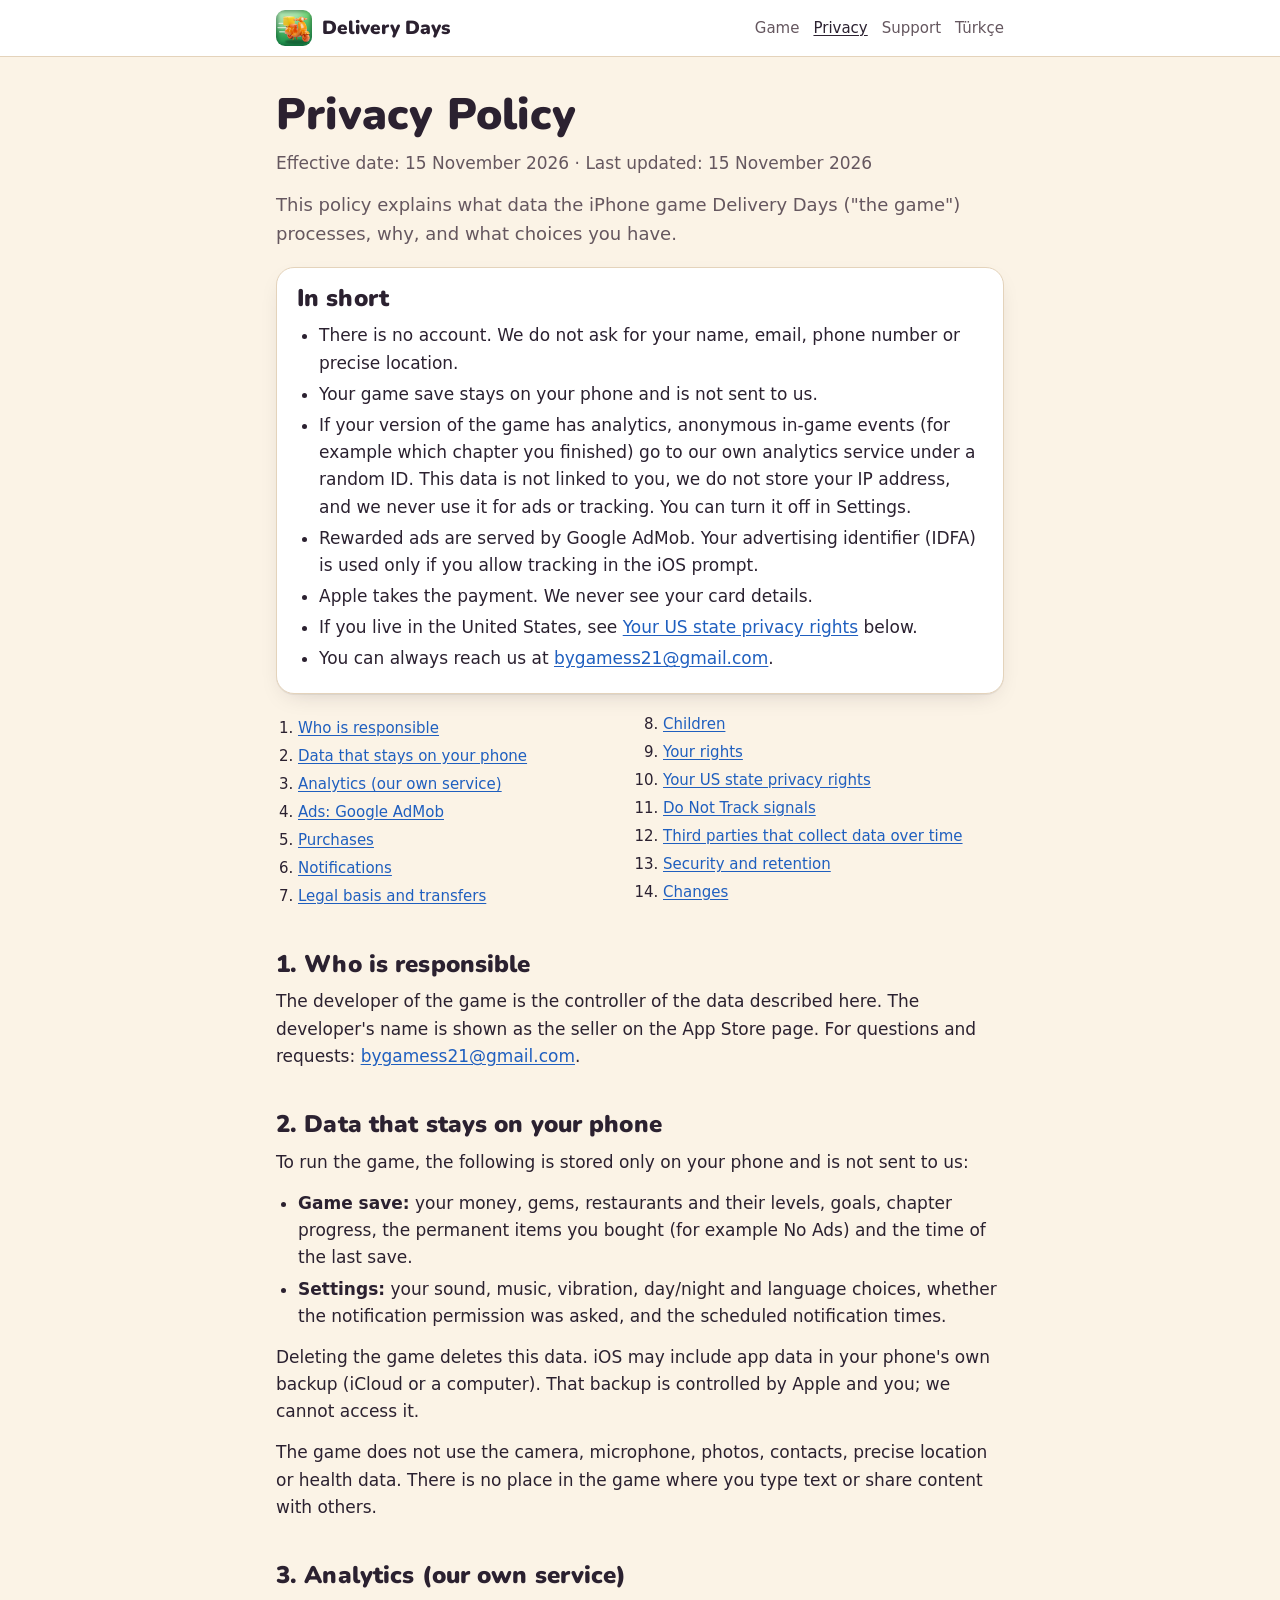
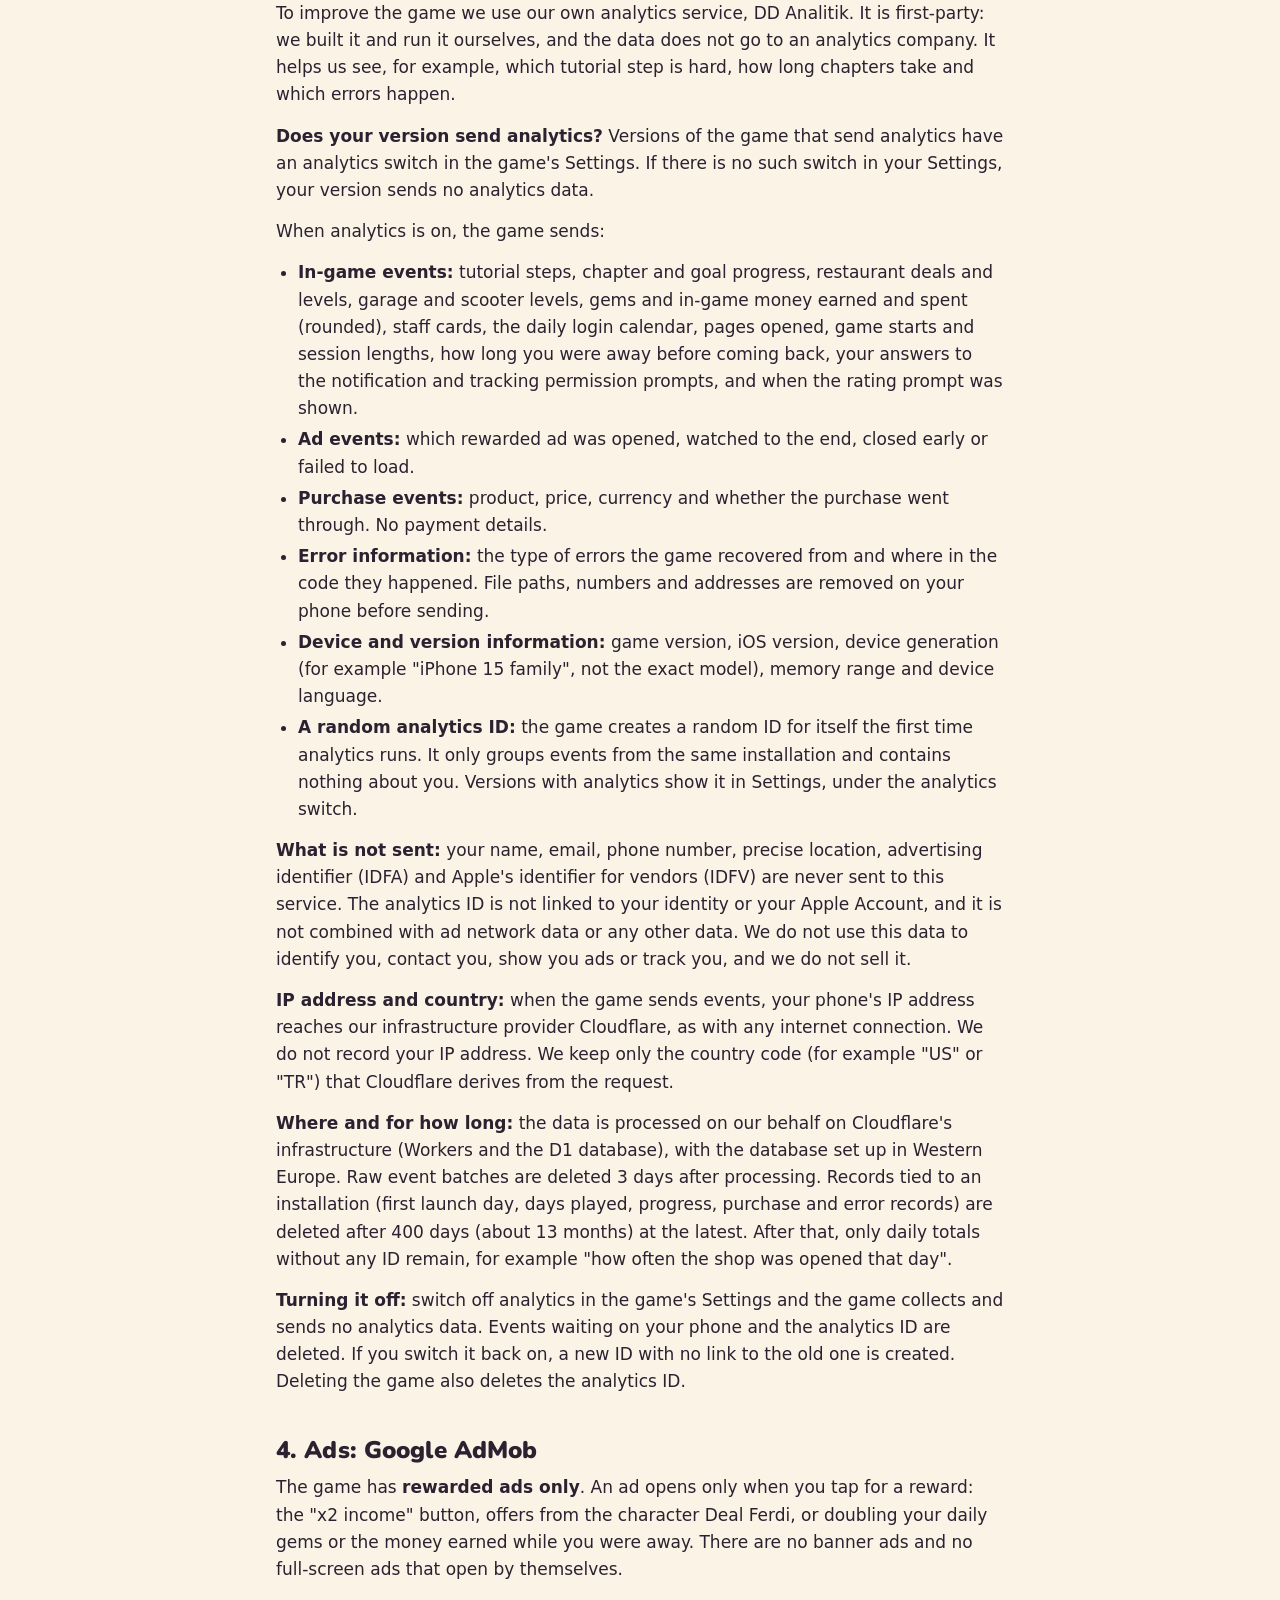
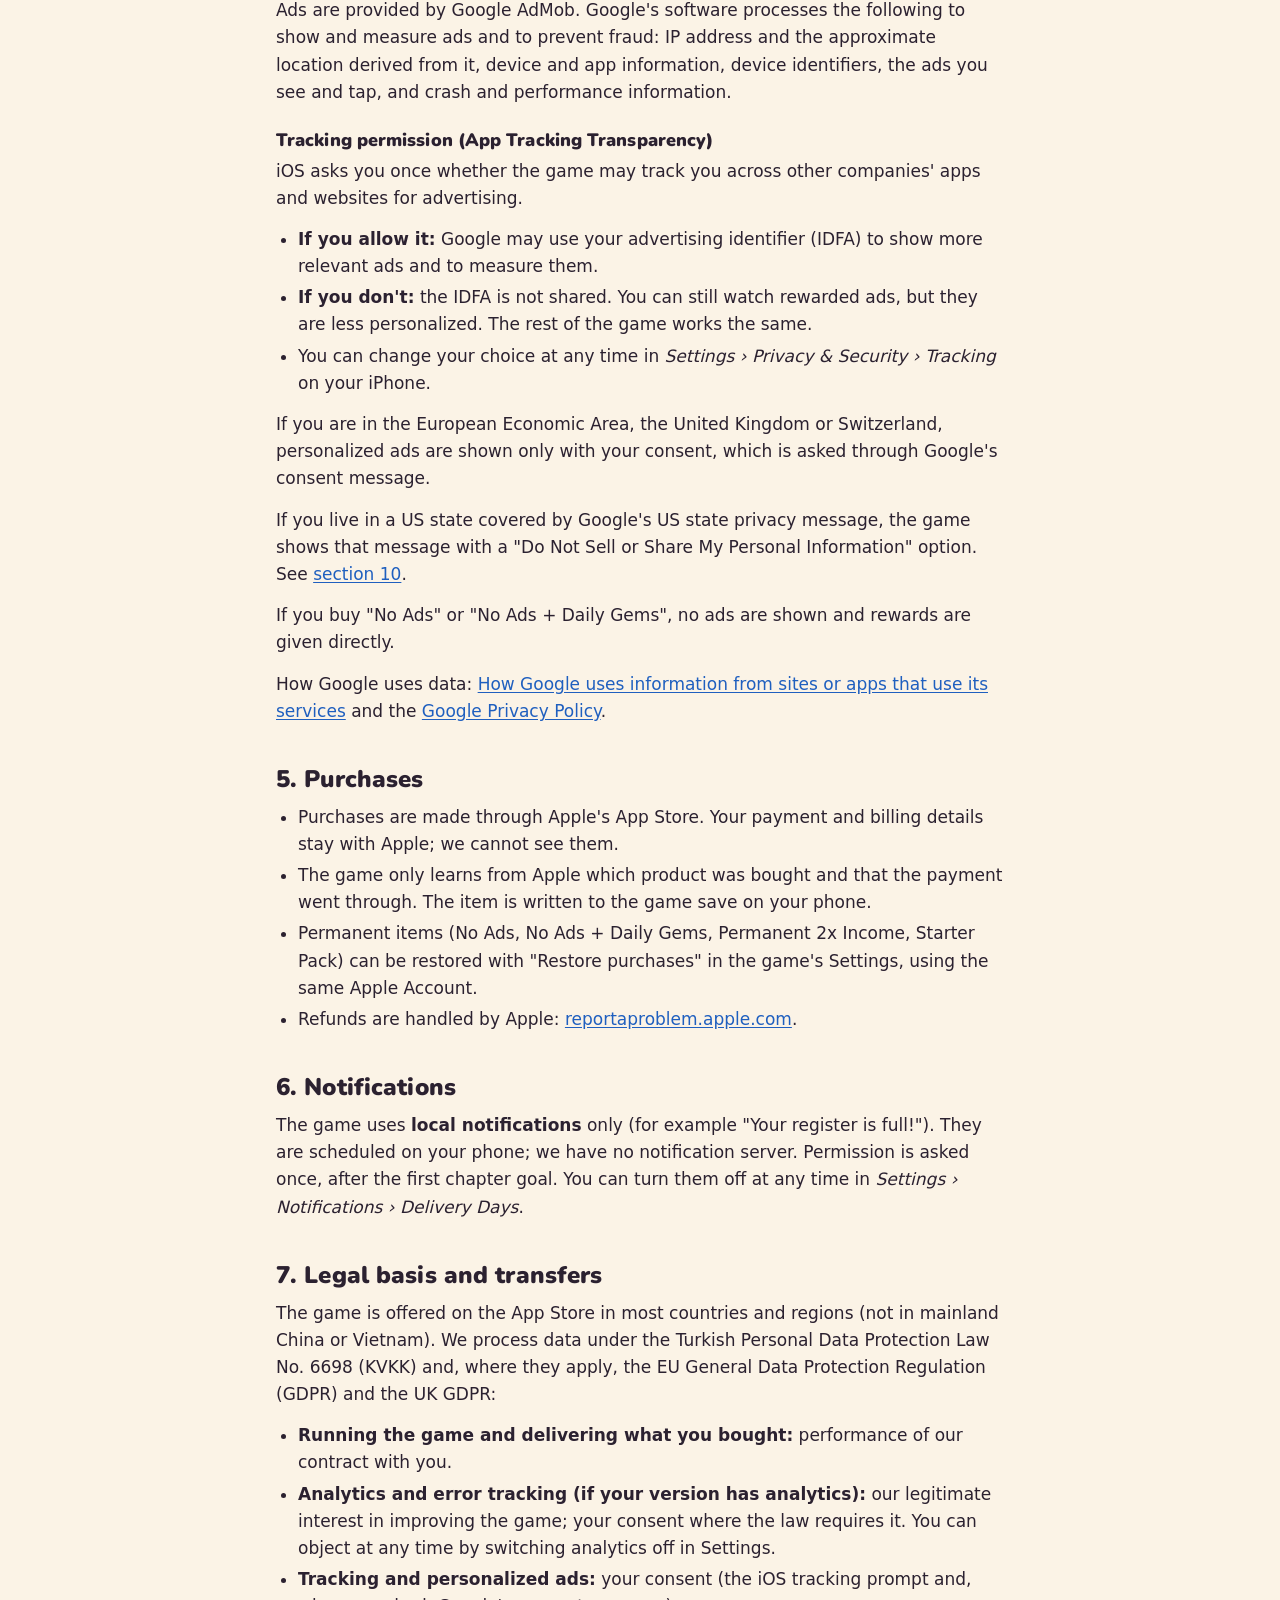
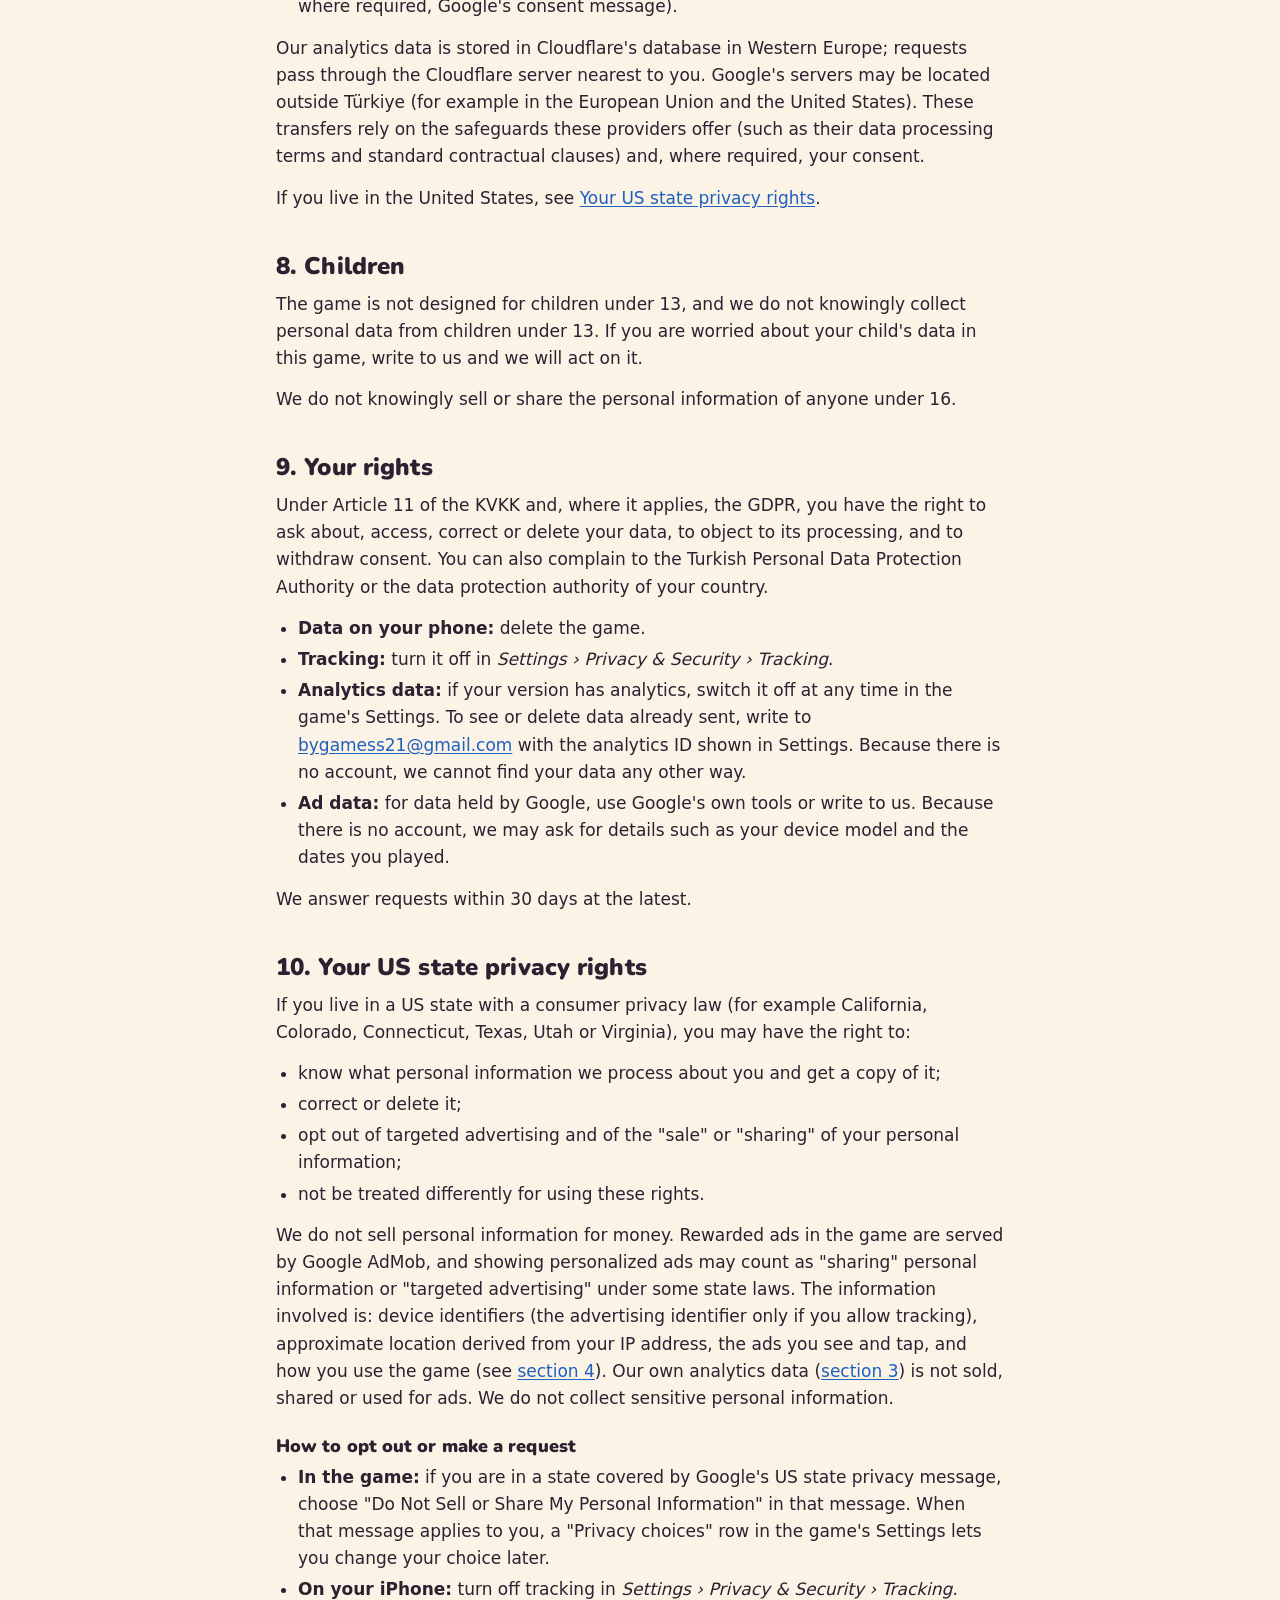
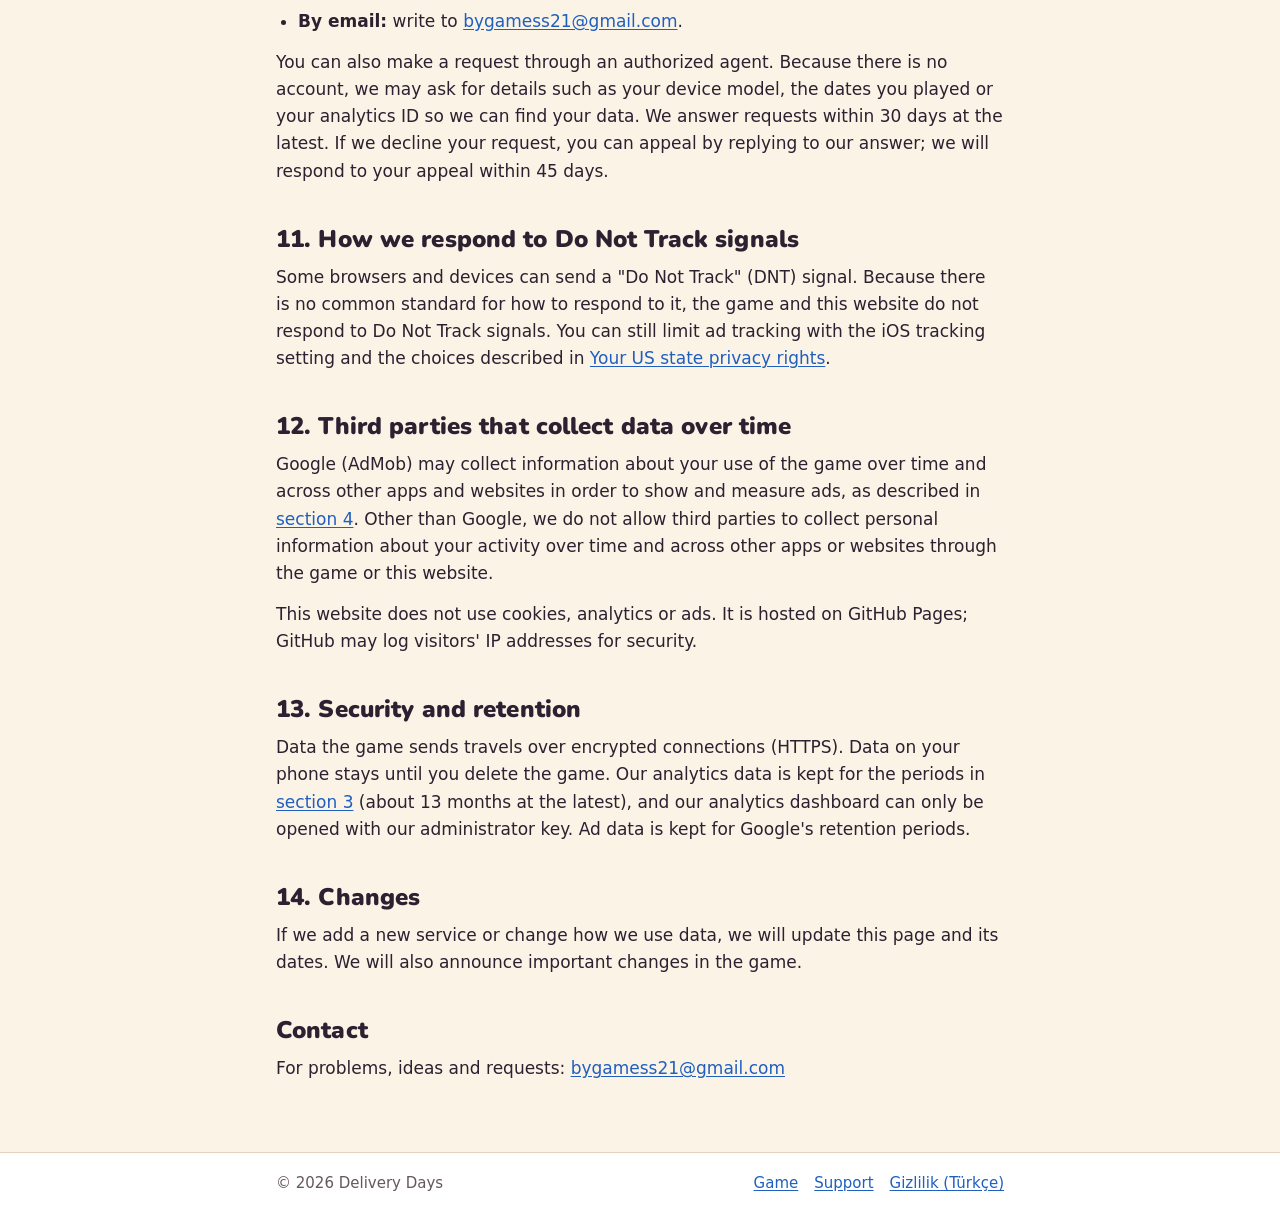
<file: privacy.html>
<!doctype html>
<html lang="en">
<head>
  <meta charset="utf-8">
  <meta name="viewport" content="width=device-width, initial-scale=1">
  <meta name="color-scheme" content="light dark">
  <title>Privacy Policy · Delivery Days</title>
  <meta name="description" content="Privacy policy of the Delivery Days iPhone game: what data is processed, why, and your choices, including your US state privacy rights.">
  <link rel="icon" type="image/png" href="img/favicon-64.png">
  <link rel="apple-touch-icon" href="img/apple-touch-icon.png">
  <link rel="alternate" hreflang="tr" href="gizlilik.html">
  <link rel="stylesheet" href="style.css">
</head>
<body>
  <header class="top">
    <div class="wrap">
      <a class="brand" href="./"><img src="img/favicon-64.png" alt="" width="36" height="36">Delivery Days</a>
      <nav class="nav" aria-label="Pages">
        <a href="./#en">Game</a>
        <a href="privacy.html" aria-current="page">Privacy</a>
        <a href="support.html">Support</a>
        <a href="gizlilik.html" lang="tr">Türkçe</a>
      </nav>
    </div>
  </header>

  <main class="wrap doc">
    <h1>Privacy Policy</h1>
    <p class="muted">Effective date: <time datetime="2026-11-15">15 November 2026</time> · Last updated: <time datetime="2026-11-15">15 November 2026</time></p>
    <p class="lead">This policy explains what data the iPhone game Delivery Days ("the game") processes, why, and what choices you have.</p>

    <div class="box">
      <h2>In short</h2>
      <ul>
        <li>There is no account. We do not ask for your name, email, phone number or precise location.</li>
        <li>Your game save stays on your phone and is not sent to us.</li>
        <li>If your version of the game has analytics, anonymous in-game events (for example which chapter you finished) go to our own analytics service under a random ID. This data is not linked to you, we do not store your IP address, and we never use it for ads or tracking. You can turn it off in Settings.</li>
        <li>Rewarded ads are served by Google AdMob. Your advertising identifier (IDFA) is used only if you allow tracking in the iOS prompt.</li>
        <li>Apple takes the payment. We never see your card details.</li>
        <li>If you live in the United States, see <a href="#us-rights">Your US state privacy rights</a> below.</li>
        <li>You can always reach us at <a href="mailto:bygamess21@gmail.com">bygamess21@gmail.com</a>.</li>
      </ul>
    </div>

    <nav class="toc" aria-label="Contents">
      <ol>
        <li><a href="#controller">Who is responsible</a></li>
        <li><a href="#device">Data that stays on your phone</a></li>
        <li><a href="#analytics">Analytics (our own service)</a></li>
        <li><a href="#ads">Ads: Google AdMob</a></li>
        <li><a href="#purchases">Purchases</a></li>
        <li><a href="#notifications">Notifications</a></li>
        <li><a href="#legal">Legal basis and transfers</a></li>
        <li><a href="#children">Children</a></li>
        <li><a href="#rights">Your rights</a></li>
        <li><a href="#us-rights">Your US state privacy rights</a></li>
        <li><a href="#dnt">Do Not Track signals</a></li>
        <li><a href="#third-parties">Third parties that collect data over time</a></li>
        <li><a href="#security">Security and retention</a></li>
        <li><a href="#changes">Changes</a></li>
      </ol>
    </nav>

    <h2 id="controller">1. Who is responsible</h2>
    <p>The developer of the game is the controller of the data described here. The developer's name is shown as the seller on the App Store page. For questions and requests: <a href="mailto:bygamess21@gmail.com">bygamess21@gmail.com</a>.</p>

    <h2 id="device">2. Data that stays on your phone</h2>
    <p>To run the game, the following is stored only on your phone and is not sent to us:</p>
    <ul>
      <li><strong>Game save:</strong> your money, gems, restaurants and their levels, goals, chapter progress, the permanent items you bought (for example No Ads) and the time of the last save.</li>
      <li><strong>Settings:</strong> your sound, music, vibration, day/night and language choices, whether the notification permission was asked, and the scheduled notification times.</li>
    </ul>
    <p>Deleting the game deletes this data. iOS may include app data in your phone's own backup (iCloud or a computer). That backup is controlled by Apple and you; we cannot access it.</p>
    <p>The game does not use the camera, microphone, photos, contacts, precise location or health data. There is no place in the game where you type text or share content with others.</p>

    <h2 id="analytics">3. Analytics (our own service)</h2>
    <p>To improve the game we use our own analytics service, DD Analitik. It is first-party: we built it and run it ourselves, and the data does not go to an analytics company. It helps us see, for example, which tutorial step is hard, how long chapters take and which errors happen.</p>
    <p><strong>Does your version send analytics?</strong> Versions of the game that send analytics have an analytics switch in the game's Settings. If there is no such switch in your Settings, your version sends no analytics data.</p>
    <p>When analytics is on, the game sends:</p>
    <ul>
      <li><strong>In-game events:</strong> tutorial steps, chapter and goal progress, restaurant deals and levels, garage and scooter levels, gems and in-game money earned and spent (rounded), staff cards, the daily login calendar, pages opened, game starts and session lengths, how long you were away before coming back, your answers to the notification and tracking permission prompts, and when the rating prompt was shown.</li>
      <li><strong>Ad events:</strong> which rewarded ad was opened, watched to the end, closed early or failed to load.</li>
      <li><strong>Purchase events:</strong> product, price, currency and whether the purchase went through. No payment details.</li>
      <li><strong>Error information:</strong> the type of errors the game recovered from and where in the code they happened. File paths, numbers and addresses are removed on your phone before sending.</li>
      <li><strong>Device and version information:</strong> game version, iOS version, device generation (for example "iPhone 15 family", not the exact model), memory range and device language.</li>
      <li><strong>A random analytics ID:</strong> the game creates a random ID for itself the first time analytics runs. It only groups events from the same installation and contains nothing about you. Versions with analytics show it in Settings, under the analytics switch.</li>
    </ul>
    <p><strong>What is not sent:</strong> your name, email, phone number, precise location, advertising identifier (IDFA) and Apple's identifier for vendors (IDFV) are never sent to this service. The analytics ID is not linked to your identity or your Apple Account, and it is not combined with ad network data or any other data. We do not use this data to identify you, contact you, show you ads or track you, and we do not sell it.</p>
    <p><strong>IP address and country:</strong> when the game sends events, your phone's IP address reaches our infrastructure provider Cloudflare, as with any internet connection. We do not record your IP address. We keep only the country code (for example "US" or "TR") that Cloudflare derives from the request.</p>
    <p><strong>Where and for how long:</strong> the data is processed on our behalf on Cloudflare's infrastructure (Workers and the D1 database), with the database set up in Western Europe. Raw event batches are deleted 3 days after processing. Records tied to an installation (first launch day, days played, progress, purchase and error records) are deleted after 400 days (about 13 months) at the latest. After that, only daily totals without any ID remain, for example "how often the shop was opened that day".</p>
    <p><strong>Turning it off:</strong> switch off analytics in the game's Settings and the game collects and sends no analytics data. Events waiting on your phone and the analytics ID are deleted. If you switch it back on, a new ID with no link to the old one is created. Deleting the game also deletes the analytics ID.</p>

    <h2 id="ads">4. Ads: Google AdMob</h2>
    <p>The game has <strong>rewarded ads only</strong>. An ad opens only when you tap for a reward: the "x2 income" button, offers from the character Deal Ferdi, or doubling your daily gems or the money earned while you were away. There are no banner ads and no full-screen ads that open by themselves.</p>
    <p>Ads are provided by Google AdMob. Google's software processes the following to show and measure ads and to prevent fraud: IP address and the approximate location derived from it, device and app information, device identifiers, the ads you see and tap, and crash and performance information.</p>
    <h3>Tracking permission (App Tracking Transparency)</h3>
    <p>iOS asks you once whether the game may track you across other companies' apps and websites for advertising.</p>
    <ul>
      <li><strong>If you allow it:</strong> Google may use your advertising identifier (IDFA) to show more relevant ads and to measure them.</li>
      <li><strong>If you don't:</strong> the IDFA is not shared. You can still watch rewarded ads, but they are less personalized. The rest of the game works the same.</li>
      <li>You can change your choice at any time in <em>Settings › Privacy &amp; Security › Tracking</em> on your iPhone.</li>
    </ul>
    <p>If you are in the European Economic Area, the United Kingdom or Switzerland, personalized ads are shown only with your consent, which is asked through Google's consent message.</p>
    <p>If you live in a US state covered by Google's US state privacy message, the game shows that message with a "Do Not Sell or Share My Personal Information" option. See <a href="#us-rights">section 10</a>.</p>
    <p>If you buy "No Ads" or "No Ads + Daily Gems", no ads are shown and rewards are given directly.</p>
    <p>How Google uses data: <a href="https://policies.google.com/technologies/partner-sites" rel="noopener">How Google uses information from sites or apps that use its services</a> and the <a href="https://policies.google.com/privacy" rel="noopener">Google Privacy Policy</a>.</p>

    <h2 id="purchases">5. Purchases</h2>
    <ul>
      <li>Purchases are made through Apple's App Store. Your payment and billing details stay with Apple; we cannot see them.</li>
      <li>The game only learns from Apple which product was bought and that the payment went through. The item is written to the game save on your phone.</li>
      <li>Permanent items (No Ads, No Ads + Daily Gems, Permanent 2x Income, Starter Pack) can be restored with "Restore purchases" in the game's Settings, using the same Apple Account.</li>
      <li>Refunds are handled by Apple: <a href="https://reportaproblem.apple.com" rel="noopener">reportaproblem.apple.com</a>.</li>
    </ul>

    <h2 id="notifications">6. Notifications</h2>
    <p>The game uses <strong>local notifications</strong> only (for example "Your register is full!"). They are scheduled on your phone; we have no notification server. Permission is asked once, after the first chapter goal. You can turn them off at any time in <em>Settings › Notifications › Delivery Days</em>.</p>

    <h2 id="legal">7. Legal basis and transfers</h2>
    <p>The game is offered on the App Store in most countries and regions (not in mainland China or Vietnam). We process data under the Turkish Personal Data Protection Law No. 6698 (KVKK) and, where they apply, the EU General Data Protection Regulation (GDPR) and the UK GDPR:</p>
    <ul>
      <li><strong>Running the game and delivering what you bought:</strong> performance of our contract with you.</li>
      <li><strong>Analytics and error tracking (if your version has analytics):</strong> our legitimate interest in improving the game; your consent where the law requires it. You can object at any time by switching analytics off in Settings.</li>
      <li><strong>Tracking and personalized ads:</strong> your consent (the iOS tracking prompt and, where required, Google's consent message).</li>
    </ul>
    <p>Our analytics data is stored in Cloudflare's database in Western Europe; requests pass through the Cloudflare server nearest to you. Google's servers may be located outside Türkiye (for example in the European Union and the United States). These transfers rely on the safeguards these providers offer (such as their data processing terms and standard contractual clauses) and, where required, your consent.</p>
    <p>If you live in the United States, see <a href="#us-rights">Your US state privacy rights</a>.</p>

    <h2 id="children">8. Children</h2>
    <p>The game is not designed for children under 13, and we do not knowingly collect personal data from children under 13. If you are worried about your child's data in this game, write to us and we will act on it.</p>
    <p>We do not knowingly sell or share the personal information of anyone under 16.</p>

    <h2 id="rights">9. Your rights</h2>
    <p>Under Article 11 of the KVKK and, where it applies, the GDPR, you have the right to ask about, access, correct or delete your data, to object to its processing, and to withdraw consent. You can also complain to the Turkish Personal Data Protection Authority or the data protection authority of your country.</p>
    <ul>
      <li><strong>Data on your phone:</strong> delete the game.</li>
      <li><strong>Tracking:</strong> turn it off in <em>Settings › Privacy &amp; Security › Tracking</em>.</li>
      <li><strong>Analytics data:</strong> if your version has analytics, switch it off at any time in the game's Settings. To see or delete data already sent, write to <a href="mailto:bygamess21@gmail.com">bygamess21@gmail.com</a> with the analytics ID shown in Settings. Because there is no account, we cannot find your data any other way.</li>
      <li><strong>Ad data:</strong> for data held by Google, use Google's own tools or write to us. Because there is no account, we may ask for details such as your device model and the dates you played.</li>
    </ul>
    <p>We answer requests within 30 days at the latest.</p>

    <h2 id="us-rights">10. Your US state privacy rights</h2>
    <p>If you live in a US state with a consumer privacy law (for example California, Colorado, Connecticut, Texas, Utah or Virginia), you may have the right to:</p>
    <ul>
      <li>know what personal information we process about you and get a copy of it;</li>
      <li>correct or delete it;</li>
      <li>opt out of targeted advertising and of the "sale" or "sharing" of your personal information;</li>
      <li>not be treated differently for using these rights.</li>
    </ul>
    <p>We do not sell personal information for money. Rewarded ads in the game are served by Google AdMob, and showing personalized ads may count as "sharing" personal information or "targeted advertising" under some state laws. The information involved is: device identifiers (the advertising identifier only if you allow tracking), approximate location derived from your IP address, the ads you see and tap, and how you use the game (see <a href="#ads">section 4</a>). Our own analytics data (<a href="#analytics">section 3</a>) is not sold, shared or used for ads. We do not collect sensitive personal information.</p>
    <h3>How to opt out or make a request</h3>
    <ul>
      <li><strong>In the game:</strong> if you are in a state covered by Google's US state privacy message, choose "Do Not Sell or Share My Personal Information" in that message. When that message applies to you, a "Privacy choices" row in the game's Settings lets you change your choice later.</li>
      <li><strong>On your iPhone:</strong> turn off tracking in <em>Settings › Privacy &amp; Security › Tracking</em>.</li>
      <li><strong>By email:</strong> write to <a href="mailto:bygamess21@gmail.com">bygamess21@gmail.com</a>.</li>
    </ul>
    <p>You can also make a request through an authorized agent. Because there is no account, we may ask for details such as your device model, the dates you played or your analytics ID so we can find your data. We answer requests within 30 days at the latest. If we decline your request, you can appeal by replying to our answer; we will respond to your appeal within 45 days.</p>

    <h2 id="dnt">11. How we respond to Do Not Track signals</h2>
    <p>Some browsers and devices can send a "Do Not Track" (DNT) signal. Because there is no common standard for how to respond to it, the game and this website do not respond to Do Not Track signals. You can still limit ad tracking with the iOS tracking setting and the choices described in <a href="#us-rights">Your US state privacy rights</a>.</p>

    <h2 id="third-parties">12. Third parties that collect data over time</h2>
    <p>Google (AdMob) may collect information about your use of the game over time and across other apps and websites in order to show and measure ads, as described in <a href="#ads">section 4</a>. Other than Google, we do not allow third parties to collect personal information about your activity over time and across other apps or websites through the game or this website.</p>
    <p>This website does not use cookies, analytics or ads. It is hosted on GitHub Pages; GitHub may log visitors' IP addresses for security.</p>

    <h2 id="security">13. Security and retention</h2>
    <p>Data the game sends travels over encrypted connections (HTTPS). Data on your phone stays until you delete the game. Our analytics data is kept for the periods in <a href="#analytics">section 3</a> (about 13 months at the latest), and our analytics dashboard can only be opened with our administrator key. Ad data is kept for Google's retention periods.</p>

    <h2 id="changes">14. Changes</h2>
    <p>If we add a new service or change how we use data, we will update this page and its dates. We will also announce important changes in the game.</p>

    <h2>Contact</h2>
    <p>For problems, ideas and requests: <a href="mailto:bygamess21@gmail.com">bygamess21@gmail.com</a></p>
  </main>

  <footer class="foot">
    <div class="wrap">
      <span class="muted">© 2026 Delivery Days</span>
      <nav aria-label="Footer links">
        <a href="./#en">Game</a>
        <a href="support.html">Support</a>
        <a href="gizlilik.html" lang="tr">Gizlilik (Türkçe)</a>
      </nav>
    </div>
  </footer>
</body>
</html>
</file>
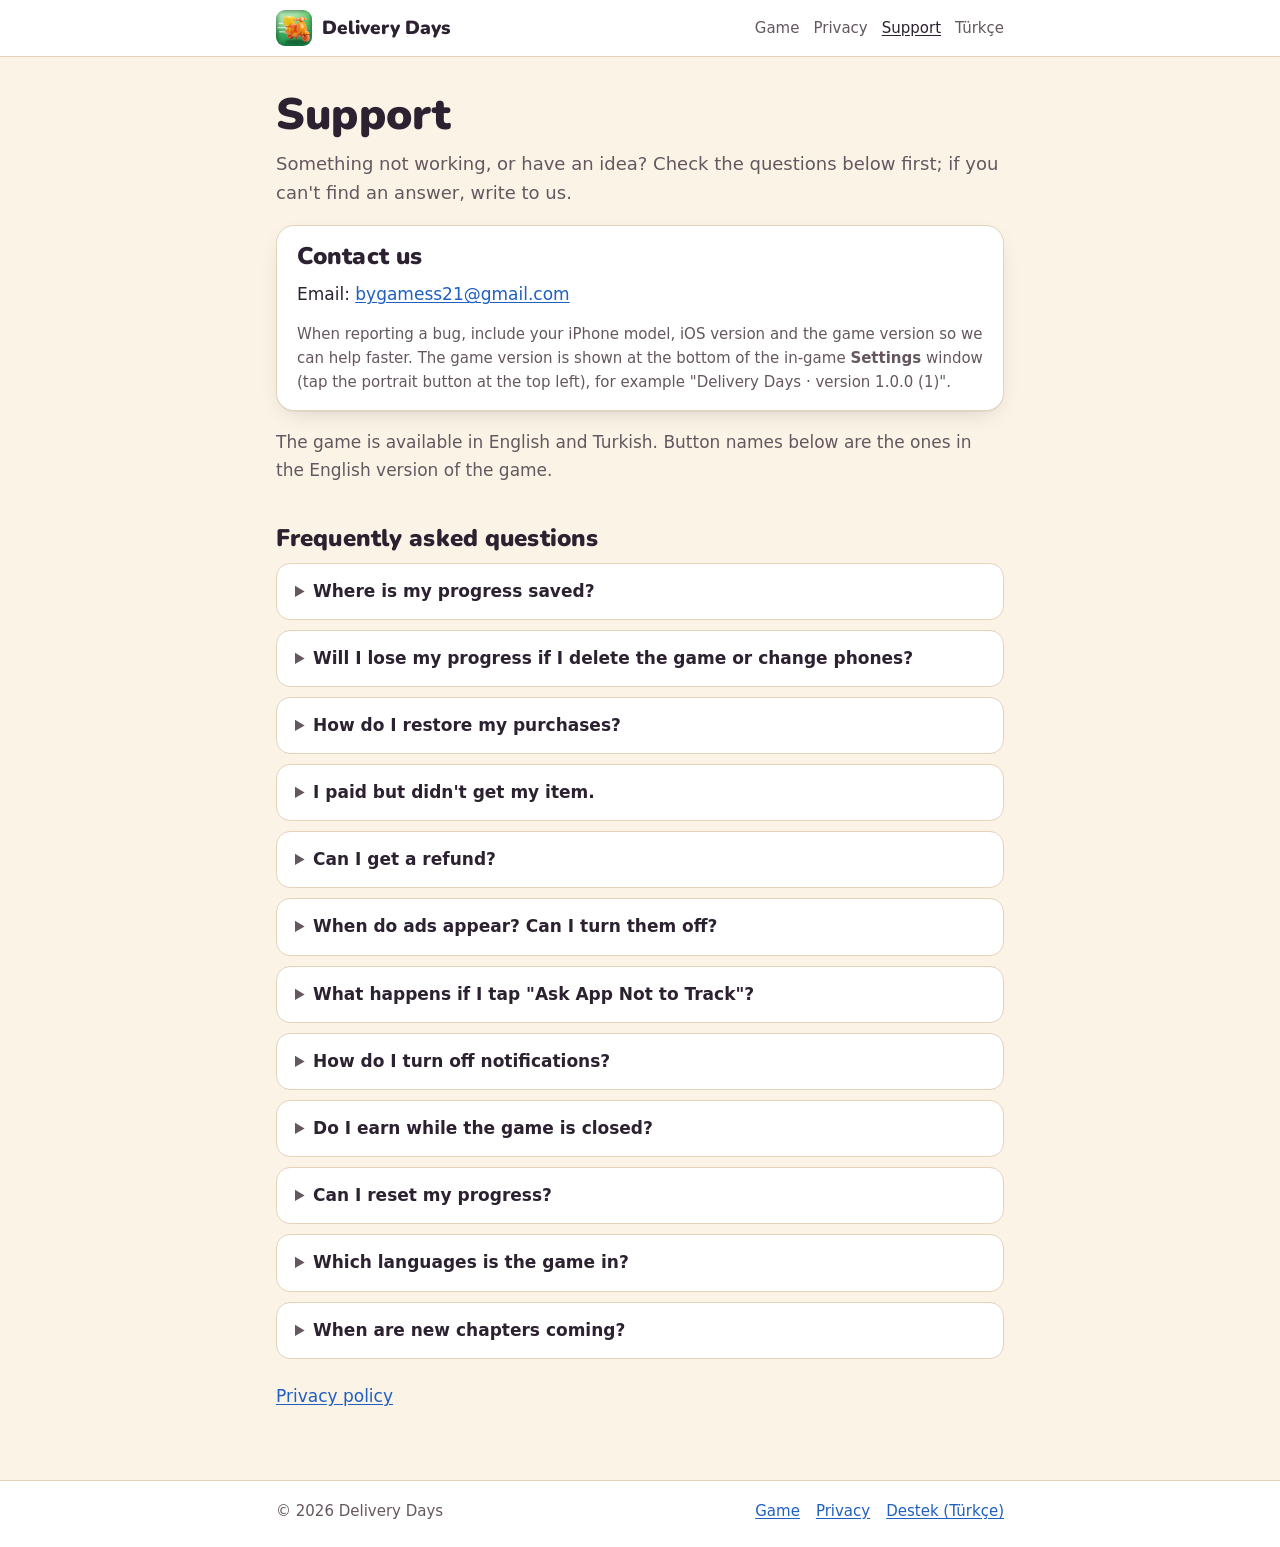
<file: support.html>
<!doctype html>
<html lang="en">
<head>
  <meta charset="utf-8">
  <meta name="viewport" content="width=device-width, initial-scale=1">
  <meta name="color-scheme" content="light dark">
  <title>Support · Delivery Days</title>
  <meta name="description" content="Delivery Days support: progress, restoring purchases, ads, notifications, languages and contact.">
  <link rel="icon" type="image/png" href="img/favicon-64.png">
  <link rel="apple-touch-icon" href="img/apple-touch-icon.png">
  <link rel="alternate" hreflang="tr" href="destek.html">
  <link rel="stylesheet" href="style.css">
</head>
<body>
  <header class="top">
    <div class="wrap">
      <a class="brand" href="./"><img src="img/favicon-64.png" alt="" width="36" height="36">Delivery Days</a>
      <nav class="nav" aria-label="Pages">
        <a href="./#en">Game</a>
        <a href="privacy.html">Privacy</a>
        <a href="support.html" aria-current="page">Support</a>
        <a href="destek.html" lang="tr">Türkçe</a>
      </nav>
    </div>
  </header>

  <main class="wrap doc">
    <h1>Support</h1>
    <p class="lead">Something not working, or have an idea? Check the questions below first; if you can't find an answer, write to us.</p>

    <div class="box">
      <h2>Contact us</h2>
      <p>Email: <a href="mailto:bygamess21@gmail.com">bygamess21@gmail.com</a></p>
      <p class="small muted flush">When reporting a bug, include your iPhone model, iOS version and the game version so we can help faster. The game version is shown at the bottom of the in-game <strong>Settings</strong> window (tap the portrait button at the top left), for example "Delivery Days · version 1.0.0 (1)".</p>
    </div>

    <p class="muted">The game is available in English and Turkish. Button names below are the ones in the English version of the game.</p>

    <h2>Frequently asked questions</h2>

    <details>
      <summary>Where is my progress saved?</summary>
      <p>There is no account or login. Your progress is stored only on your phone and is saved whenever the game closes. We do not keep a copy on our servers.</p>
    </details>

    <details>
      <summary>Will I lose my progress if I delete the game or change phones?</summary>
      <p>Deleting the game deletes the save on your phone, and we cannot bring it back. If you move to a new phone from an iCloud backup or with a direct transfer from your old phone, your game save usually comes along. The game has no separate cloud save.</p>
      <p>Permanent items you bought are never lost; you can restore them as described below.</p>
    </details>

    <details>
      <summary>How do I restore my purchases?</summary>
      <ol>
        <li>Make sure you are signed in with the Apple Account you used to buy.</li>
        <li>In the game, tap the portrait button at the top left to open <strong>Settings</strong>.</li>
        <li>Under <strong>Purchases</strong>, tap <strong>Restore purchases</strong>. The same button is also at the bottom of the <strong>Shop</strong>.</li>
      </ol>
      <p>Restored: No Ads, No Ads + Daily Gems, Permanent 2x Income and the Permanent 2x Income in the Starter Pack. Gem packs are used up when spent, so they are not restored.</p>
    </details>

    <details>
      <summary>I paid but didn't get my item.</summary>
      <p>Close the game completely and open it again; Apple's confirmation can take a few minutes. For a permanent item, try <strong>Restore purchases</strong> in Settings. If it still hasn't arrived, email <a href="mailto:bygamess21@gmail.com">bygamess21@gmail.com</a> with the purchase date and the item name.</p>
    </details>

    <details>
      <summary>Can I get a refund?</summary>
      <p>Payments go through Apple, so Apple handles refunds. You can request one at <a href="https://reportaproblem.apple.com" rel="noopener">reportaproblem.apple.com</a>.</p>
    </details>

    <details>
      <summary>When do ads appear? Can I turn them off?</summary>
      <p>The game only has rewarded ads, and they open only when you tap for a reward: the "x2 income" button, offers from Deal Ferdi, or doubling your daily gems or the money earned while you were away. Watch to the end to get the reward; closing early gives no reward.</p>
      <p>With <strong>No Ads</strong> or <strong>No Ads + Daily Gems</strong> you get the rewards directly, without ads. Daily limits still apply.</p>
    </details>

    <details>
      <summary>What happens if I tap "Ask App Not to Track"?</summary>
      <p>Your advertising identifier is not shared. The game and the rewarded ads work the same; the ads are just less personalized. You can change your choice in <em>Settings › Privacy &amp; Security › Tracking</em> on your iPhone. See the <a href="privacy.html#ads">privacy policy</a> for details, and <a href="privacy.html#us-rights">Your US state privacy rights</a> if you live in the United States.</p>
    </details>

    <details>
      <summary>How do I turn off notifications?</summary>
      <p>On your iPhone, go to <em>Settings › Notifications › Delivery Days</em>. The game does not send notifications between 10 p.m. and 9 a.m.</p>
    </details>

    <details>
      <summary>Do I earn while the game is closed?</summary>
      <p>Yes. When you come back, the <strong>Shift Report</strong> shows what you earned while you were away. How long that covers depends on the shifts you have unlocked in the Garage.</p>
    </details>

    <details>
      <summary>Can I reset my progress?</summary>
      <p>Yes. In <strong>Settings</strong>, under <strong>Progress</strong>, tap <strong>Reset progress</strong> and confirm. Everything you bought with real money (No Ads, No Ads + Daily Gems, Permanent 2x Income and bought gems you haven't spent) is kept.</p>
    </details>

    <details>
      <summary>Which languages is the game in?</summary>
      <p>English and Turkish. The game opens in Turkish if your iPhone is set to Turkish, and in English otherwise. You can switch at any time with <strong>Dil / Language</strong> in Settings; the game reopens in the language you pick.</p>
    </details>

    <details>
      <summary>When are new chapters coming?</summary>
      <p>We are working on the fourth chapter, the Old Bazaar. Updates arrive through the App Store.</p>
    </details>

    <p class="spaced"><a href="privacy.html">Privacy policy</a></p>
  </main>

  <footer class="foot">
    <div class="wrap">
      <span class="muted">© 2026 Delivery Days</span>
      <nav aria-label="Footer links">
        <a href="./#en">Game</a>
        <a href="privacy.html">Privacy</a>
        <a href="destek.html" lang="tr">Destek (Türkçe)</a>
      </nav>
    </div>
  </footer>
</body>
</html>
</file>
<file: style.css>
/* Delivery Days: game, privacy and support pages. Plain CSS, no external requests. */

@font-face {
  font-family: "Nunito Black";
  src: url("fonts/nunito-black.woff") format("woff");
  font-weight: 900;
  font-style: normal;
  font-display: swap;
}

:root {
  color-scheme: light dark;
  --bg: #fbf3e6;
  --surface: #ffffff;
  --surface-2: #f4e7d3;
  --ink: #2b2130;
  --muted: #65575f;
  --line: #e4d3bb;
  --link: #1f5fbf;
  --accent: #23853a;
  --accent-ink: #ffffff;
  --gem: #c2307a;
  --sun: #f2a541;
  --shadow: 0 1px 0 rgba(43, 33, 48, 0.06), 0 8px 24px -12px rgba(43, 33, 48, 0.25);
  --radius: 18px;
  --head: "Nunito Black", ui-rounded, "SF Pro Rounded", system-ui, -apple-system, "Segoe UI", Roboto, sans-serif;
  --body: system-ui, -apple-system, "Segoe UI", Roboto, "Helvetica Neue", Arial, sans-serif;
}

@media (prefers-color-scheme: dark) {
  :root {
    --bg: #1b1420;
    --surface: #251c2b;
    --surface-2: #2f2438;
    --ink: #f5ecdd;
    --muted: #c3b3bc;
    --line: #3e3048;
    --link: #8fb9ff;
    --accent: #2f9e48;
    --accent-ink: #ffffff;
    --gem: #f07ab5;
    --sun: #f2b45e;
    --shadow: 0 1px 0 rgba(0, 0, 0, 0.3), 0 10px 28px -14px rgba(0, 0, 0, 0.7);
  }
}

* { box-sizing: border-box; }

html { -webkit-text-size-adjust: 100%; }

body {
  margin: 0;
  background: var(--bg);
  color: var(--ink);
  font: 17px/1.6 var(--body);
  overflow-wrap: break-word;
}

a { color: var(--link); text-underline-offset: 2px; }
a:hover { text-decoration-thickness: 2px; }
a:focus-visible, .btn:focus-visible { outline: 3px solid var(--sun); outline-offset: 3px; border-radius: 6px; }

.wrap { width: 100%; max-width: 760px; margin: 0 auto; padding: 0 16px; }

/* Header */
.top { border-bottom: 1px solid var(--line); background: var(--surface); }
.top .wrap { display: flex; align-items: center; justify-content: space-between; gap: 12px; padding-top: 10px; padding-bottom: 10px; flex-wrap: wrap; }
.brand { display: flex; align-items: center; gap: 10px; color: var(--ink); text-decoration: none; font-family: var(--head); font-size: 19px; }
.brand img { width: 36px; height: 36px; border-radius: 9px; }
.nav { display: flex; gap: 4px 14px; flex-wrap: wrap; font-size: 15px; }
.nav a { color: var(--muted); text-decoration: none; padding: 4px 0; }
.nav a:hover, .nav a[aria-current="page"] { color: var(--ink); text-decoration: underline; }

/* Headings and text */
h1, h2, h3 { font-family: var(--head); font-weight: 900; line-height: 1.2; letter-spacing: 0.005em; }
h1 { font-size: clamp(30px, 7vw, 44px); margin: 0 0 8px; }
h2 { font-size: 24px; margin: 40px 0 10px; }
h3 { font-size: 18px; margin: 24px 0 6px; }
p, ul, ol { margin: 0 0 14px; }
ul, ol { padding-left: 22px; }
li { margin: 4px 0; }
.muted { color: var(--muted); }
.small { font-size: 15px; }
.flush { margin: 0; }
.spaced { margin-top: 24px; }

/* Hero */
.hero { text-align: center; padding-top: 40px; padding-bottom: 8px; }
.hero .icon { width: 128px; height: 128px; border-radius: 28px; box-shadow: var(--shadow); }
.hero .tag { font-size: 19px; color: var(--muted); max-width: 34ch; margin: 0 auto 20px; }

.btn {
  display: inline-flex; align-items: center; justify-content: center; gap: 8px;
  min-height: 48px; padding: 0 22px; border-radius: 999px;
  background: var(--accent); color: var(--accent-ink);
  font-family: var(--head); font-size: 17px; text-decoration: none;
  box-shadow: inset 0 -3px 0 rgba(0, 0, 0, 0.18);
}
.note { margin-top: 12px; }
.btn-soon { background: var(--surface-2); color: var(--ink); box-shadow: inset 0 -3px 0 rgba(0, 0, 0, 0.08); cursor: default; }

/* Feature cards */
.grid { display: grid; grid-template-columns: repeat(2, minmax(0, 1fr)); gap: 12px; margin: 28px 0; }
.card { background: var(--surface); border: 1px solid var(--line); border-radius: var(--radius); padding: 16px 18px; box-shadow: var(--shadow); }
.card h3 { margin: 0 0 4px; font-size: 17px; }
.card p { margin: 0; color: var(--muted); font-size: 15px; }

/* Chapter strip */
.chapters { display: flex; flex-wrap: wrap; gap: 8px; padding: 0; list-style: none; margin: 8px 0 0; }
.chapters li { margin: 0; padding: 6px 12px; border-radius: 999px; background: var(--surface-2); font-size: 15px; }
.chapters li.soon { background: transparent; border: 1px dashed var(--line); color: var(--muted); }

/* Long-form pages */
.doc { padding-top: 32px; padding-bottom: 8px; }
.doc .lead { font-size: 18px; color: var(--muted); }
.box { background: var(--surface); border: 1px solid var(--line); border-radius: var(--radius); padding: 16px 20px; margin: 18px 0; box-shadow: var(--shadow); }
.box ul { margin: 0; }
.box h2:first-child { margin-top: 0; }
.toc { font-size: 15px; }
.toc ol { margin: 0; columns: 2 220px; column-gap: 24px; }
table { width: 100%; border-collapse: collapse; margin: 8px 0 16px; font-size: 15px; }
th, td { text-align: left; vertical-align: top; padding: 8px 10px; border-bottom: 1px solid var(--line); }
th { font-family: var(--head); font-weight: 900; }
.table-scroll { overflow-x: auto; }

/* FAQ */
details { background: var(--surface); border: 1px solid var(--line); border-radius: 14px; padding: 0 18px; margin: 10px 0; }
details[open] { padding-bottom: 6px; }
summary { cursor: pointer; font-weight: 700; padding: 14px 0; }
summary::marker { color: var(--muted); }

.lang-sep { margin: 48px 0 0; border: 0; border-top: 1px solid var(--line); }

/* Footer */
.foot { margin-top: 48px; border-top: 1px solid var(--line); background: var(--surface); font-size: 15px; }
.foot .wrap { display: flex; flex-wrap: wrap; gap: 6px 18px; justify-content: space-between; padding-top: 18px; padding-bottom: 24px; }
.foot nav { display: flex; flex-wrap: wrap; gap: 6px 16px; }

@media (max-width: 520px) {
  body { font-size: 16px; }
  .grid { grid-template-columns: 1fr; }
  .hero { padding-top: 28px; }
  .hero .icon { width: 104px; height: 104px; border-radius: 23px; }
  th, td { padding: 7px 6px; }
}

@media (prefers-reduced-motion: no-preference) {
  .btn { transition: transform 0.12s ease; }
  .btn:not(.btn-soon):active { transform: translateY(1px); }
}
</file>
